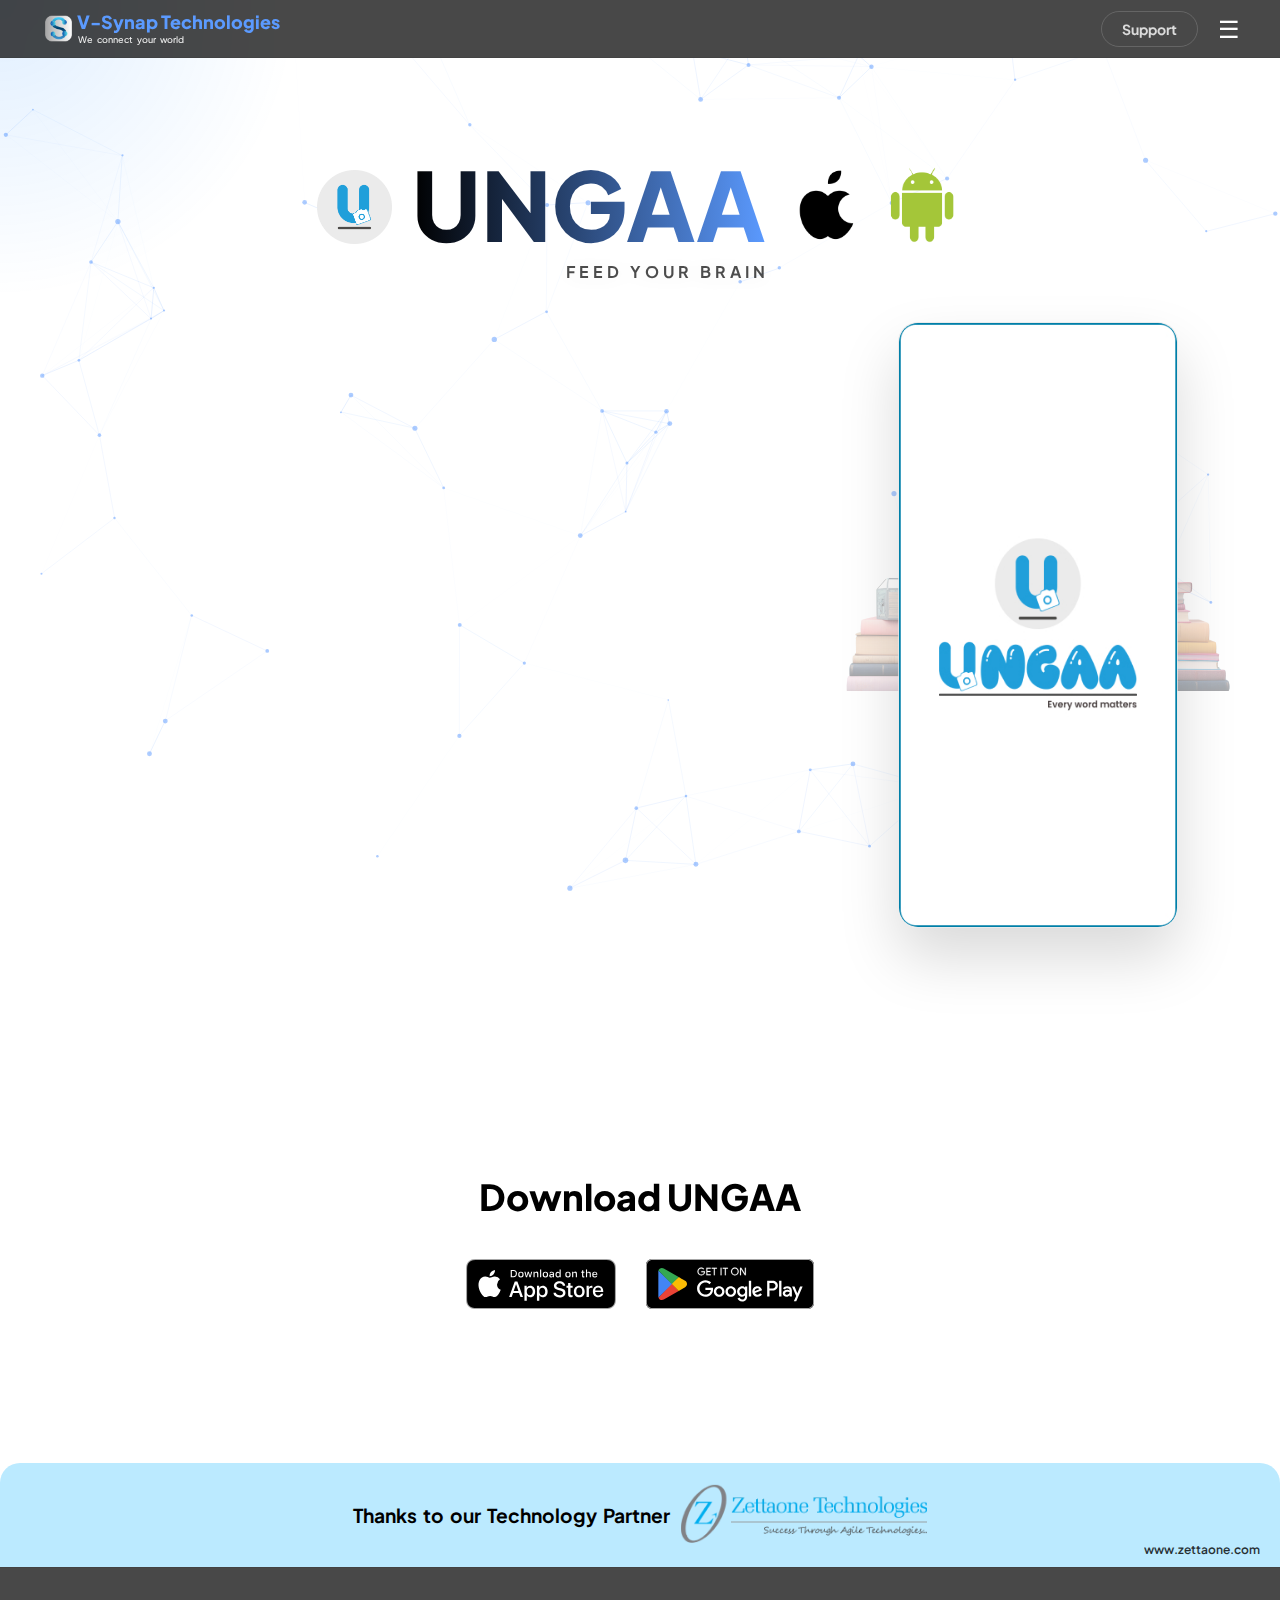
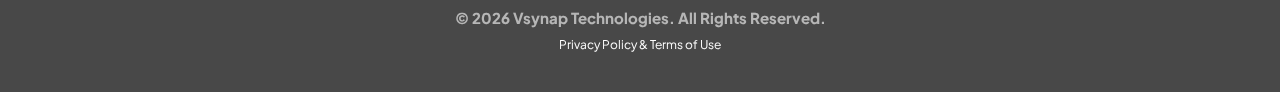
<file: marketing.html>
<!DOCTYPE html>
<html lang="en">

<head>
    <meta charset="UTF-8">
    <meta name="viewport" content="width=device-width, initial-scale=1.0">
    <title>Vsynap Technologies</title>
    <link rel="icon" href="s.png">
    <link rel="preconnect" href="https://fonts.googleapis.com">
    <link rel="preconnect" href="https://fonts.gstatic.com" crossorigin>
    <link href="https://fonts.googleapis.com/css2?family=Plus+Jakarta+Sans:wght@400;600;800&display=swap"
        rel="stylesheet">

    <style>
        :root {
            --primary: #5b9aff;
            --bg: #ffffff;
            --text: #000000;
            --header-bg: rgba(0, 0, 0, 0.719);
            --card-bg: rgba(255, 255, 255, 0.7);
            --glass-border: rgba(0, 0, 0, 0.08);
            --glow-color: rgba(0, 122, 255, 0.12);
            --cta-text: #ffffff;
            --btn-bg: #000000;
            --transition: all 0.5s cubic-bezier(0.16, 1, 0.3, 1);
            --lang-gradient: linear-gradient(90deg, #0061fd, #ff007a, #00c6ff);
            --footer-bg: rgb(187, 234, 255);
        }

        body.dark-mode {
            --primary: #5b9aff;
            --bg: #050505;
            --text: #ffffff;
            --header-bg: rgba(0, 0, 0, 0.8);
            --card-bg: rgba(255, 255, 255, 0.04);
            --glass-border: rgba(255, 255, 255, 0.1);
            --glow-color: rgba(0, 122, 255, 0.15);
            --cta-text: #000000;
            --btn-bg: #ffffff;
            --lang-gradient: linear-gradient(90deg, #0061fd, #ff007a, #00c6ff);
        }

        * {
            margin: 0;
            padding: 0;
            box-sizing: border-box;
            font-family: 'Plus Jakarta Sans', sans-serif;
        }

        body {
            background: var(--bg);
            color: var(--text);
            overflow-x: hidden;
            transition: var(--transition);
        }

        /* --- ANIMATIONS --- */
        @keyframes shine {
            0% {
                background-position: -200% center;
            }

            100% {
                background-position: 200% center;
            }
        }

        @keyframes floatTitle {

            0%,
            100% {
                transform: translateY(0px);
            }

            50% {
                transform: translateY(-8px);
            }
        }

        .ungaa-text-animation {
            background: linear-gradient(90deg, var(--text) 0%, var(--primary) 50%, var(--text) 100%);
            background-size: 200% auto;
            -webkit-background-clip: text;
            -webkit-text-fill-color: transparent;
            animation: shine 5s linear infinite;
            display: inline-block;
        }

        /* SPECIFIC WHITE SHINE FOR "HOW UNGAA WORKS" */
        .how-ungaa-works-shine {
            background: linear-gradient(90deg, #ffffff 0%, var(--primary) 50%, #ffffff 100%);
            background-size: 200% auto;
            -webkit-background-clip: text;
            -webkit-text-fill-color: transparent;
            animation: shine 5s linear infinite;
            display: inline-block;
        }

        @keyframes fadeInUp {
            from {
                opacity: 0;
                transform: translateY(30px);
            }

            to {
                opacity: 1;
                transform: translateY(0);
            }
        }

        .animate-sentence {
            opacity: 0;
            animation: fadeInUp 1s cubic-bezier(0.16, 1, 0.3, 1) forwards;
        }

        /* --- CANVAS STYLE --- */
        #antigravityCanvas {
            position: fixed;
            top: 0;
            left: 0;
            width: 100%;
            height: 100%;
            z-index: -1;
            pointer-events: none;
        }

        #glow {
            position: fixed;
            width: 600px;
            height: 600px;
            background: radial-gradient(circle, var(--glow-color) 0%, transparent 70%);
            border-radius: 50%;
            pointer-events: none;
            z-index: 0;
            transform: translate(-50%, -50%);
            transition: 0.1s linear;
        }

        header {
            position: fixed;
            top: 0;
            left: 0;
            width: 100%;
            padding: 10px 40px;
            background: var(--header-bg);
            backdrop-filter: blur(25px);
            -webkit-backdrop-filter: blur(25px);
            border-bottom: 1px solid var(--glass-border);
            display: flex;
            justify-content: space-between;
            align-items: center;
            z-index: 1000;
        }

        .header-left {
            display: flex;
            align-items: center;
            gap: 0px;
        }

        .logo-img {
            width: 37px;
            display: block;
            opacity: 1 !important;
            transition: var(--transition);
        }

        .company-info {
            display: flex;
            flex-direction: column;
            align-items: center;
            text-align: center;
        }

        .company-name {
            font-size: 18px;
            font-weight: 800;
            color: var(--primary);
            line-height: 1.1;
            white-space: nowrap;
        }

        .tagline {
            font-size: 9px;
            font-weight: 500;
            color: white;
            /* UPDATED COLOR HERE */
            opacity: 0.9;
            transition: var(--transition);
            white-space: nowrap;
            margin-top: 2px;
            margin-right: 95px;
        }

        .header-actions {
            display: flex;
            align-items: center;
            gap: 20px;
        }

        .support-btn {
            text-decoration: none;
            color: #ffffff;
            font-size: 14px;
            font-weight: 700;
            padding: 8px 20px;
            border-radius: 50px;
            border: 1px solid rgba(255, 255, 255, 0.2);
            transition: 0.3s;
            opacity: 0.8;
        }

        .support-btn:hover {
            opacity: 1;
            background: rgba(255, 255, 255, 0.1);
            border-color: var(--primary);
        }

        .menu-btn {
            font-size: 24px;
            cursor: pointer;
            color: #ffffff;
            z-index: 1002;
        }

        .dropdown {
            position: absolute;
            top: 75px;
            right: 40px;
            background: var(--card-bg);
            backdrop-filter: blur(30px);
            -webkit-backdrop-filter: blur(30px);
            border-radius: 20px;
            display: none;
            flex-direction: column;
            min-width: 240px;
            border: 1px solid var(--glass-border);
            z-index: 1001;
            overflow: hidden;
            box-shadow: 0 10px 30px rgba(0, 0, 0, 0.1);
        }

        .dropdown button,
        .dropdown a {
            padding: 15px 20px;
            text-decoration: none;
            color: var(--text);
            background: none;
            border: none;
            text-align: left;
            cursor: pointer;
            font-size: 15px;
            font-weight: 600;
            display: block;
            width: 100%;
            transition: background 0.2s;
        }

        .dropdown button:hover,
        .dropdown a:hover {
            background: rgba(128, 128, 128, 0.1);
        }

        /* --- HERO SECTION --- */
        .hero {
            padding: 140px 8% 80px;
            text-align: center;
        }

        .hero-title {
            font-size: clamp(45px, 9vw, 95px);
            font-weight: 800;
            display: flex;
            flex-direction: column;
            justify-content: center;
            align-items: center;
            gap: 0px;
            margin-bottom: 40px;
        }

        .title-main-row {
            display: flex;
            align-items: center;
            justify-content: center;
            gap: 20px;
        }

        .side-icon-left {
            height: 0.78em;
            width: auto;
            object-fit: contain;
            display: block;
            margin-top: 7.3px;
        }

        .ungaa-tagline {
            font-size: clamp(12px, 2vw, 16px);
            font-weight: 700;
            color: var(--text);
            text-transform: uppercase;
            letter-spacing: 4px;
            margin-top: -5px;
            margin-left: 55px;
            filter: drop-shadow(0 2px 10px rgba(0, 0, 0, 0.1));
            opacity: 0.7;
        }

        .hero-icon {
            width: clamp(45px, 7vw, 80px);
            margin-top: 25px;
            cursor: pointer;
            transition: transform 0.4s;
        }

        .hero-content {
            display: flex;
            justify-content: space-between;
            align-items: center;
            gap: 60px;
        }

        .hero-text {
            max-width: 750px;
            text-align: left;
        }

        .hero-img-container {
            position: relative;
            width: 280px;
            display: flex;
            flex-direction: column;
            align-items: center;
            gap: 20px;
            flex-shrink: 0;
        }

        .main-img-box {
            position: relative;
            width: 280px;
            height: 606px;
            background: var(--card-bg);
            border-radius: 20px;
            border: 1px solid var(--glass-border);
            box-shadow: 0 30px 60px rgba(0, 0, 0, 0.15);
            display: flex;
            align-items: center;
            justify-content: center;
            overflow: hidden;
        }

        .bg-book {
            position: absolute;
            top: 20%;
            width: 500px;
            z-index: -1;
            opacity: 0.35;
            pointer-events: none;
            animation: floatBookPage 12s ease-in-out infinite;
        }

        @keyframes floatBookPage {

            0%,
            100% {
                transform: translate(-5%, 0) rotate(-4deg);
            }

            50% {
                transform: translate(5%, -40px) rotate(4deg);
            }
        }

        .hero-img {
            width: 100%;
            height: 100%;
            object-fit: fill;
            transition: opacity 0.6s ease-in-out;
            z-index: 2;
            background: transparent;
        }

        .support-text {
            font-size: 18px;
            font-weight: 800;
            background: var(--lang-gradient);
            -webkit-background-clip: text;
            -webkit-text-fill-color: transparent;
            display: inline-block;
            filter: drop-shadow(0 2px 4px rgba(0, 0, 0, 0.1));
            letter-spacing: -0.5px;
        }

        .hero-points {
            list-style: none;
            margin-top: 20px;
        }

        .hero-points li {
            margin-bottom: 25px;
            position: relative;
            padding-left: 30px;
            line-height: 1.4;
            font-size: clamp(18px, 2.5vw, 24px);
            font-weight: 500;
        }

        .hero-points li strong {
            font-weight: 800;
            color: var(--primary);
        }

        .hero-points li::before {
            content: "•";
            color: var(--primary);
            position: absolute;
            left: 0;
            font-weight: 800;
        }

        /* --- DOWNLOAD SECTION --- */
        .download-section {
            padding: 100px 8%;
            text-align: center;
            position: relative;
            z-index: 2;
        }

        .download-title {
            font-size: 36px;
            font-weight: 800;
            margin-bottom: 40px;
            color: var(--text);
        }

        .download-container {
            display: flex;
            justify-content: center;
            gap: 30px;
            flex-wrap: wrap;
            align-items: center;
        }

        .dl-svg-btn {
            display: block;
            transition: var(--transition);
        }

        .dl-svg-btn:hover {
            transform: translateY(-5px);
        }

        .dl-svg-img {
            height: 50px;
            width: auto;
        }

        @media (max-width: 768px) {
            header {
                padding: 10px 15px;
            }

            .header-actions {
                gap: 10px;
            }

            .support-btn {
                display: none;
            }

            .hero-icon {
                width: clamp(45px, 7vw, 70px);
                margin-top: 8.3px;
                cursor: pointer;
                transition: transform 0.4s;
            }

            .bg-book {
                position: absolute;
                top: 20%;
                width: 200px;
                z-index: -1;
                opacity: 0.35;
                pointer-events: none;
                animation: floatBookPage 12s ease-in-out infinite;
            }

            .logo-img {
                width: 30px;
            }

            .company-name {
                font-size: 14px;
                margin-right: 30px;
            }

            .tagline {
                font-size: 8px;
                margin-left: 5px;
                margin-right: 0px;
            }

            .hero {
                padding: 120px 5% 40px;
            }

            .hero-title {
                gap: 0px;
                flex-wrap: wrap;
            }

            .title-main-row {
                gap: 10px;
            }

            .hero-content {
                flex-direction: column;
                gap: 40px;
            }

            .hero-text {
                text-align: center;
            }

            .hero-points li {
                font-size: 18px;
                padding-left: 20px;
                text-align: left;
            }

            .hero-img-container {
                width: 100%;
                max-width: 280px;
            }

            .main-img-box {
                height: 480px;
                width: 90%;
            }

            .ungaa-tagline {
                margin-left: 0 !important;
                text-align: center !important;
                width: 100% !important;
                font-size: 10px !important;
                letter-spacing: 2px !important;
                margin-top: 0px !important;
                margin-right: 10px;
            }

            .side-icon-left {
                height: 0.8em;
                width: auto;
                object-fit: contain;
                display: block;
                margin-top: 3px;
            }
        }

        .header-left-link {
            text-decoration: none;
            color: inherit;
        }

        .header-left {
            display: flex;
            align-items: center;
            cursor: pointer;
        }
    </style>
</head>

<body>

    <canvas id="antigravityCanvas"></canvas>

    <div id="glow"></div>

    <header>
        <a href="index.html" class="header-left-link">
            <div class="header-left">
                <img src="logo.png" alt="Logo" class="logo-img">
                <div class="company-info">
                    <div class="company-name">V-Synap Technologies</div>
                    <div class="tagline">We &nbsp;connect &nbsp;your &nbsp;world</div>
                </div>
            </div>
        </a>

        <div class="header-actions">
            <a href="support.html" class="support-btn">Support</a>
            <div class="menu-btn" id="menuToggle">☰</div>
        </div>

        <div class="dropdown" id="menuDropdown">
            <a href="more.html">How it Works</a>
            <a href="support.html">Support Center</a>
            <a href="marketing.html">Marketing</a>
            <a href="#download">Download App</a>
            <button id="settings-btn">Appearance Settings ⚙️</button>
            <div id="theme-options" style="display:none; flex-direction:column; background:rgba(0,0,0,0.05);">
                <button id="light-mode">☀️ Light</button>
                <button id="dark-mode">🌙 Dark</button>
            </div>
        </div>
    </header>

    <section class="hero">
        <div class="hero-title">
            <div class="title-main-row">
                <img src="icon.png" alt="UNGAA Icon" class="side-icon-left">
                <span class="ungaa-text ungaa-text-animation">UNGAA</span>
                <div class="hero-icon-container">
                    <img src="anio1.png" alt="Theme Icon" class="hero-icon" id="dynamicIcon">
                    <img src="anio2.png" alt="Icon 2" class="hero-icon">
                </div>
            </div>
            <div class="ungaa-tagline animate-sentence">Feed your brain</div>
        </div>
        <div class="hero-content">
            <div class="hero-text">
                <ul class="hero-points">
                    <li class="animate-sentence" style="animation-delay: 0.2s;"><strong>Curiosity is the mother of
                            learning new things.</strong> Each new word you explore is a chance to upgrade yourself.
                        Capture new words and topics daily in Ungaa App and learn about them instantly.</li>
                    <li class="animate-sentence" style="animation-delay: 0.4s;"><strong>Become an expert -</strong> Go
                        beyond vocabulary, Learn with examples, short videos, create your own notes and learn deeper.
                    </li>
                    <li class="animate-sentence" style="animation-delay: 0.6s;"><strong>Become a champion -</strong>
                        Everyone learns differently. Save your thoughts as text, voice, or video in your preferred
                        language.</li>
                    <li class="animate-sentence" style="animation-delay: 0.8s;"><strong>Share your Creation -</strong>
                        Share your meanings with friends and family on Ungaa App— their opinions and likes will motivate
                        you.</li>
                </ul>
            </div>
            <div class="hero-img-container">
                <img src="book.png" alt="Book Design" class="bg-book">
                <div class="main-img-box">
                    <img src="unga0.jpg" alt="UNGAA Preview" class="hero-img" id="ungaRotator">
                </div>
                <p class="support-text animate-sentence" style="animation-delay: 1s;">UNGAA App supports 100+ languages
                </p>
            </div>
        </div>
    </section>

    <section class="download-section" id="download">
        <h2 class="download-title">Download UNGAA</h2>
        <div class="download-container">
            <a href="https://apps.apple.com/app/idYOUR_APP_ID" target="_blank" rel="noopener" class="dl-svg-btn">
                <img src="apple.svg" alt="Download on App Store" class="dl-svg-img" id="iosIcon">
            </a>

            <a href="https://play.google.com/store/apps/details?id=YOUR_PACKAGE_NAME" target="_blank" rel="noopener"
                class="dl-svg-btn">
                <img src="googleplay.svg" alt="Get it on Google Play" class="dl-svg-img">
            </a>
        </div>
    </section>

    <footer
        style="padding: 20px 40px; text-align: center; background: var(--footer-bg); border-radius: 20px 20px 0 0; margin-top: 50px; display: flex; align-items: center; justify-content: center; gap: 10px; flex-wrap: wrap; position: relative;">
        <span style="opacity: 100; font-weight: 700; font-size: larger; color: rgb(0, 0, 0);">Thanks &nbsp;to &nbsp;our
            &nbsp;Technology &nbsp;Partner</span>
        <div style="display: flex; align-items: center;">
            <a href="https://www.zettaone.com/" target="_blank">
                <img src="zetta.png" alt="Zettaone Icon" style="height: 60px; width: auto; cursor: pointer;">
            </a>
        </div>
        <a href="https://www.zettaone.com/" target="_blank"
            style="position: absolute; bottom: 10px; right: 20px; font-size: 12px; font-weight: 600; text-decoration: none; color: black ; opacity: 0.8;">www.zettaone.com</a>
    </footer>

    <footer
        style="padding: 40px 20px; text-align: center; background: rgba(0, 0, 0, 0.719); border-top: 1px solid var(--glass-border);">
        <p style="opacity: 0.6; font-size: 15px; font-weight: 750; color: rgb(255, 255, 255);">
            © 2026 Vsynap Technologies. All Rights Reserved.
        </p>
        <a href="privacyandpolicy.html"
            style="color: rgb(255, 255, 255); text-decoration: none; font-size: 12px; display: block; margin-top: 10px;">Privacy
            Policy & Terms of Use</a>
    </footer>

    <script>
        /* --- ANTIGRAVITY ANIMATION LOGIC --- */
        const aniCanvas = document.getElementById('antigravityCanvas');
        const aniCtx = aniCanvas.getContext('2d');

        let particles = [];
        const particleCount = 85;
        const connectionDistance = 160;
        const mouse = { x: null, y: null, radius: 180 };

        window.addEventListener('mousemove', (e) => {
            mouse.x = e.clientX;
            mouse.y = e.clientY;
        });

        class Particle {
            constructor() { this.init(); }
            init() {
                this.x = Math.random() * aniCanvas.width;
                this.y = Math.random() * aniCanvas.height;
                this.size = Math.random() * 2 + 0.8;
                this.baseX = this.x;
                this.baseY = this.y;
                this.vx = (Math.random() - 0.5) * 0.6;
                this.vy = (Math.random() - 0.5) * 0.6;
                this.density = (Math.random() * 25) + 5;
            }
            update() {
                this.x += this.vx;
                this.y += this.vy;

                if (this.x > aniCanvas.width) this.x = 0; else if (this.x < 0) this.x = aniCanvas.width;
                if (this.y > aniCanvas.height) this.y = 0; else if (this.y < 0) this.y = aniCanvas.height;

                if (mouse.x != null) {
                    let dx = mouse.x - this.x;
                    let dy = mouse.y - this.y;
                    let dist = Math.sqrt(dx * dx + dy * dy);
                    if (dist < mouse.radius) {
                        const force = (mouse.radius - dist) / mouse.radius;
                        const dirX = (dx / dist) * force * this.density;
                        const dirY = (dy / dist) * force * this.density;
                        this.x -= dirX * 0.2;
                        this.y -= dirY * 0.2;
                    }
                }
            }
            draw() {
                const primaryColor = getComputedStyle(document.documentElement).getPropertyValue('--primary').trim();
                aniCtx.beginPath();
                aniCtx.arc(this.x, this.y, this.size, 0, Math.PI * 2);
                aniCtx.fillStyle = primaryColor;
                aniCtx.globalAlpha = 0.5;
                aniCtx.fill();
            }
        }

        function initAni() {
            aniCanvas.width = window.innerWidth;
            aniCanvas.height = window.innerHeight;
            particles = [];
            for (let i = 0; i < particleCount; i++) particles.push(new Particle());
        }

        function runAni() {
            aniCtx.clearRect(0, 0, aniCanvas.width, aniCanvas.height);
            const primaryColor = getComputedStyle(document.documentElement).getPropertyValue('--primary').trim();

            for (let i = 0; i < particles.length; i++) {
                particles[i].update();
                particles[i].draw();
                for (let j = i; j < particles.length; j++) {
                    const dx = particles[i].x - particles[j].x;
                    const dy = particles[i].y - particles[j].y;
                    const dist = Math.sqrt(dx * dx + dy * dy);
                    if (dist < connectionDistance) {
                        aniCtx.strokeStyle = primaryColor;
                        aniCtx.globalAlpha = (1 - (dist / connectionDistance)) * 0.2;
                        aniCtx.lineWidth = 0.8;
                        aniCtx.beginPath();
                        aniCtx.moveTo(particles[i].x, particles[i].y);
                        aniCtx.lineTo(particles[j].x, particles[j].y);
                        aniCtx.stroke();
                    }
                }
            }
            requestAnimationFrame(runAni);
        }
        window.addEventListener('resize', initAni);
        initAni();
        runAni();

        /* --- UNGAA LOGIC --- */
        let ungaIdx = 0;
        const ungaImg = document.getElementById('ungaRotator');
        setInterval(() => {
            ungaIdx = (ungaIdx + 1) % 4;
            ungaImg.src = `unga${ungaIdx}.jpg`;
        }, 4500);

        const glow = document.getElementById('glow');
        window.onmousemove = (e) => {
            glow.style.left = e.clientX + 'px';
            glow.style.top = e.clientY + 'px';
        };

        const menuToggle = document.getElementById('menuToggle');
        const menuDropdown = document.getElementById('menuDropdown');
        menuToggle.onclick = (e) => {
            e.stopPropagation();
            menuDropdown.style.display = (menuDropdown.style.display === 'flex') ? 'none' : 'flex';
        };

        document.getElementById('settings-btn').onclick = (e) => {
            e.stopPropagation();
            const subOptions = document.getElementById('theme-options');
            subOptions.style.display = (subOptions.style.display === 'flex') ? 'none' : 'flex';
        };

        /* --- IMPROVED THEME SYNC LOGIC --- */
        const iosIcon = document.getElementById('iosIcon');
        const dynamicIcon = document.getElementById('dynamicIcon');
        const chatIcon = document.getElementById('chatIcon');
        const awsIcon = document.getElementById('awsIcon');

        // Function to apply theme assets
        function applyThemeAssets(isDark) {
            if (isDark) {
                document.body.classList.add('dark-mode');
                if (iosIcon) iosIcon.src = 'apple2.svg';
                if (dynamicIcon) dynamicIcon.src = 'anio3.png';
                if (chatIcon) chatIcon.src = 'chaticon2.png';
                if (awsIcon) awsIcon.src = 'awsicon1.png';
                localStorage.setItem('ungaa-theme', 'dark');
            } else {
                document.body.classList.remove('dark-mode');
                if (iosIcon) iosIcon.src = 'apple.svg';
                if (dynamicIcon) dynamicIcon.src = 'anio1.png';
                if (chatIcon) chatIcon.src = 'chaticon.png';
                if (awsIcon) awsIcon.src = 'awsicon.png';
                localStorage.setItem('ungaa-theme', 'light');
            }
        }

        // 1. Check for saved theme on page load
        const savedTheme = localStorage.getItem('ungaa-theme');
        if (savedTheme === 'dark') {
            applyThemeAssets(true);
        }

        // 2. Button Click Listeners
        document.getElementById('light-mode').onclick = () => applyThemeAssets(false);
        document.getElementById('dark-mode').onclick = () => applyThemeAssets(true);

        window.onclick = () => { menuDropdown.style.display = 'none'; };
    </script>
</body>

</html>
</file>
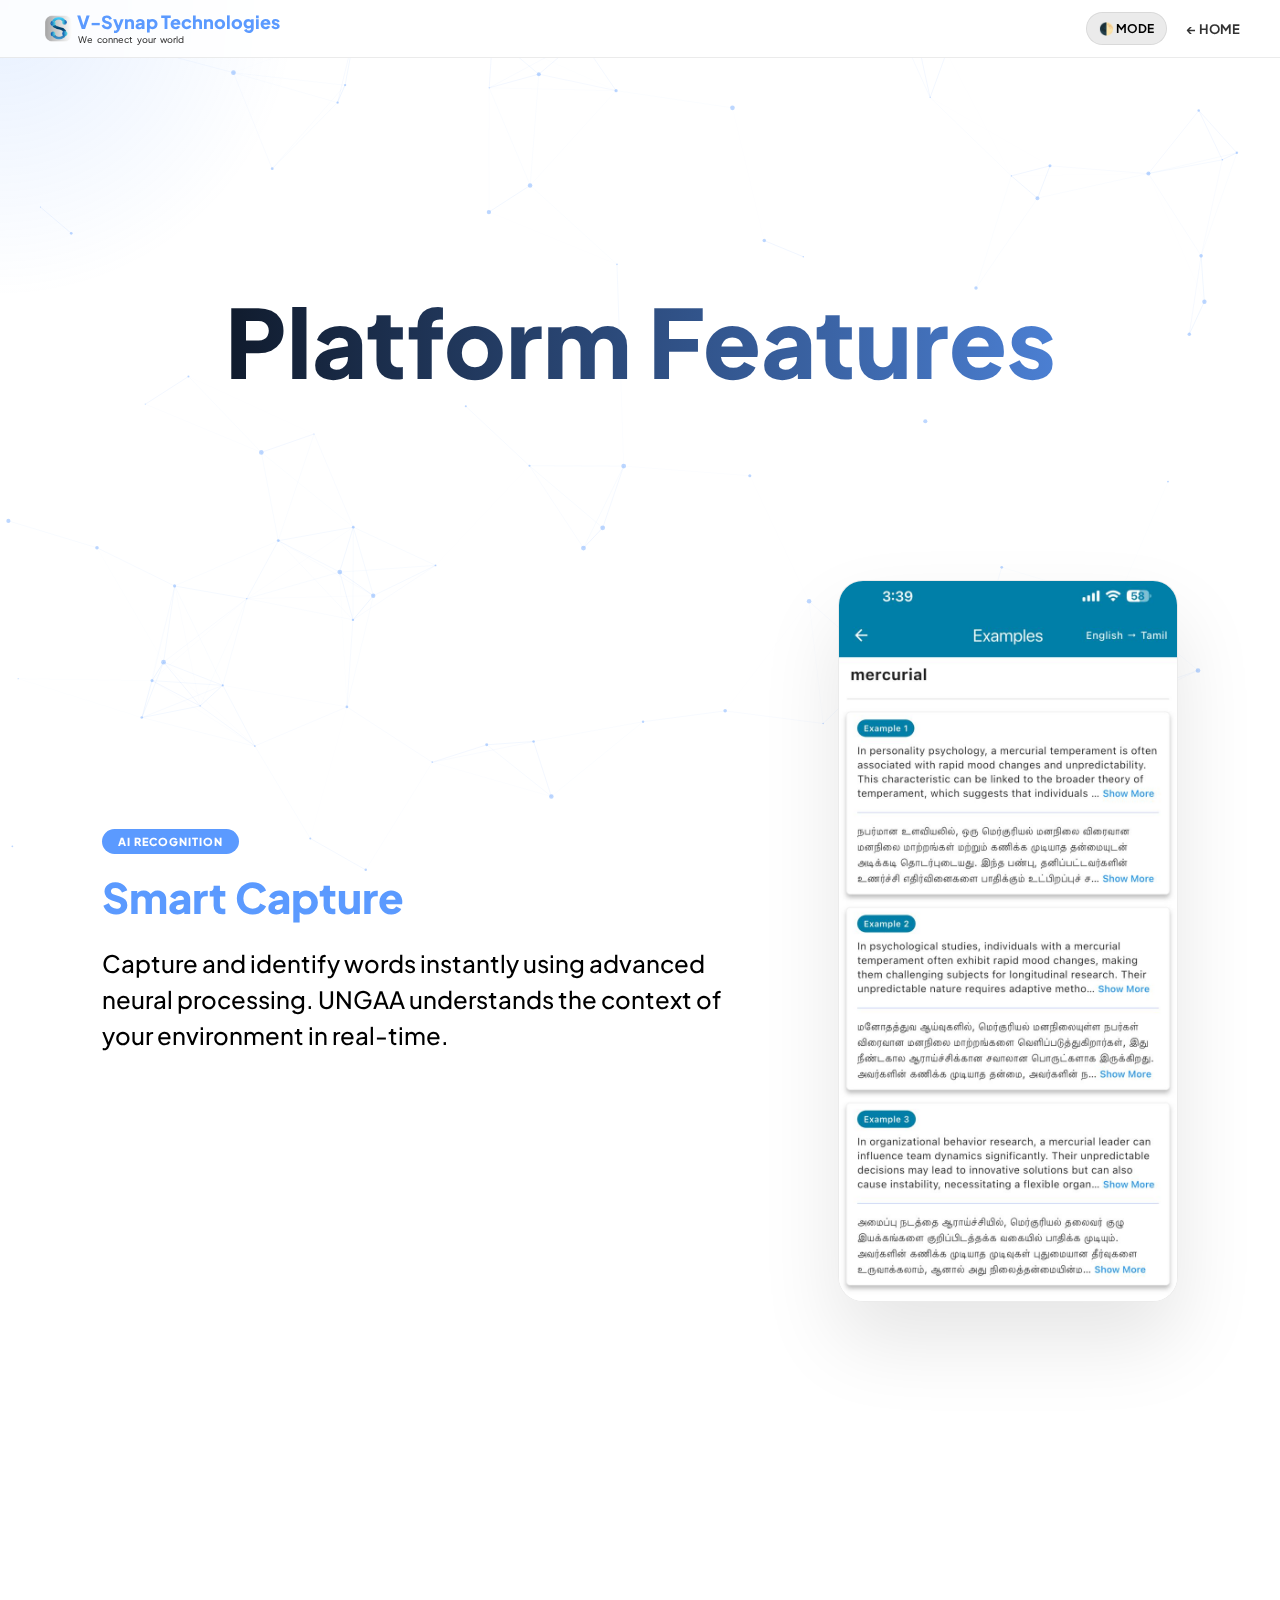
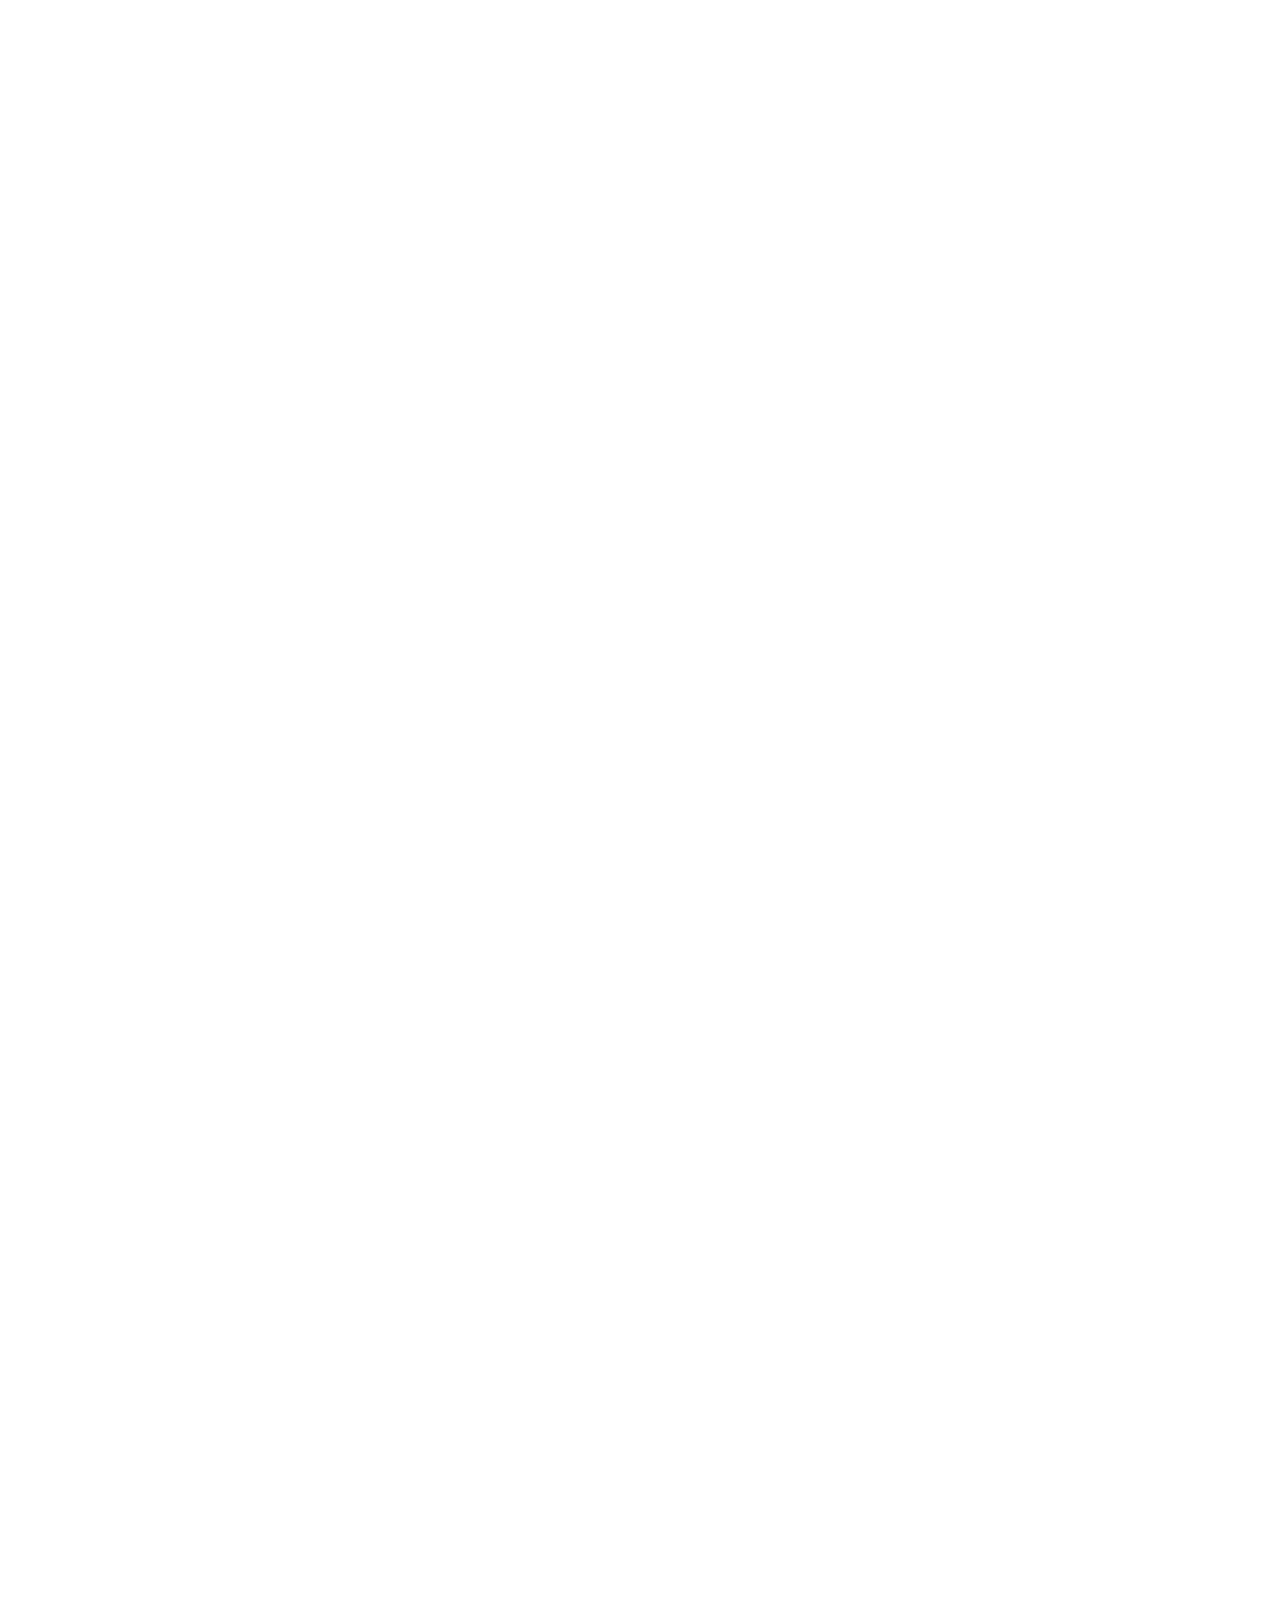
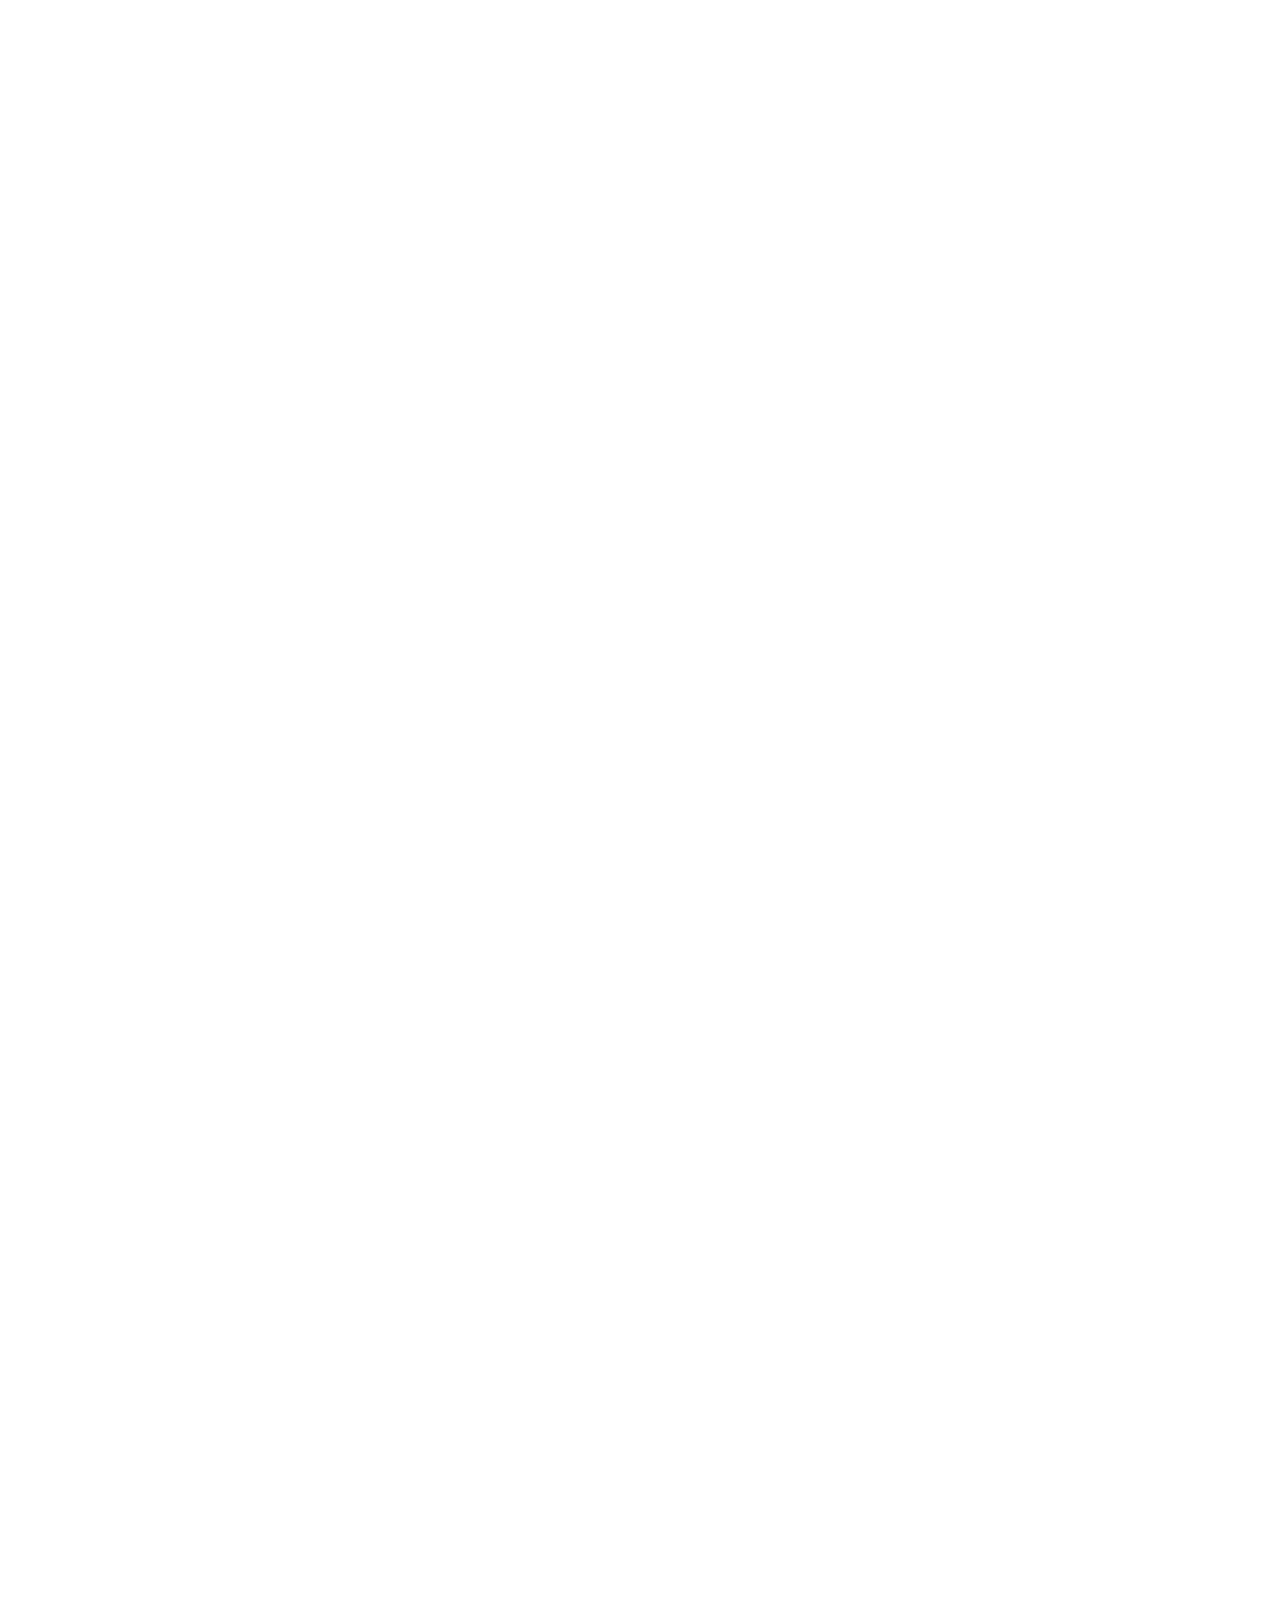
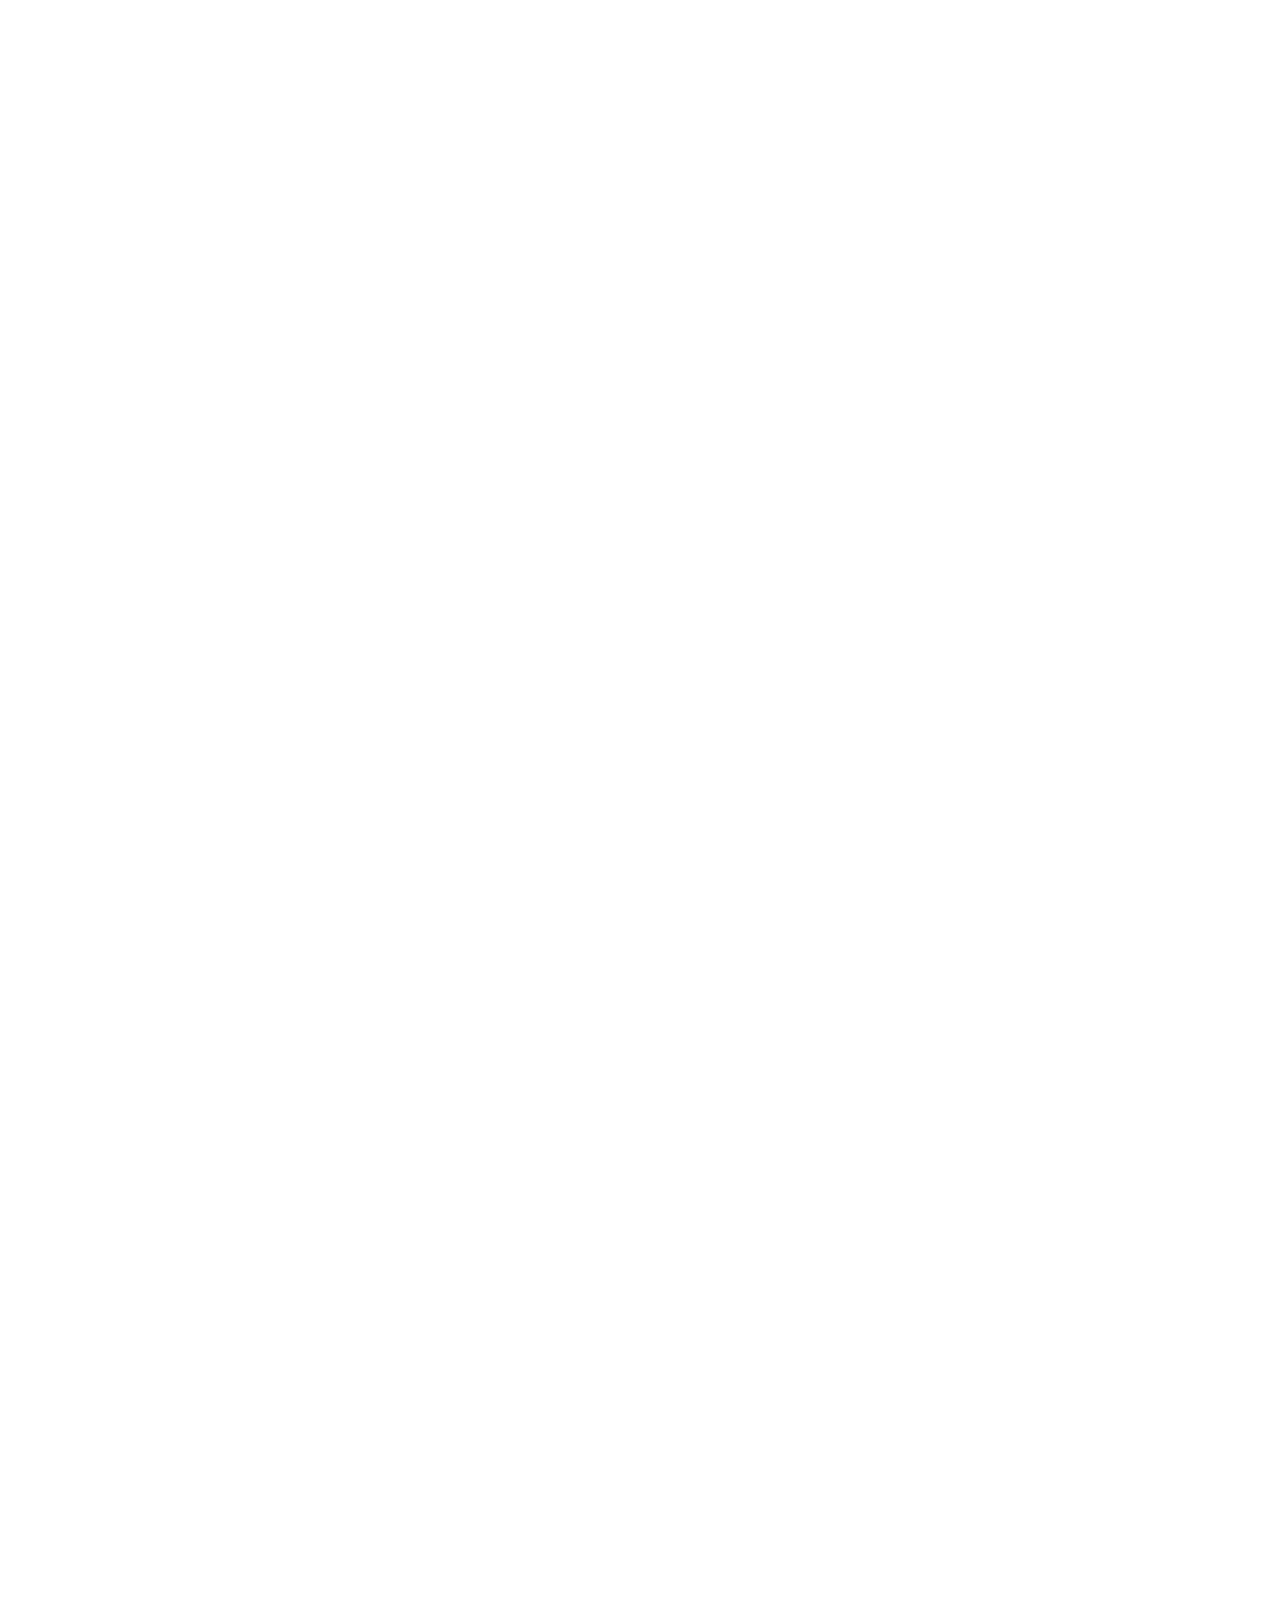
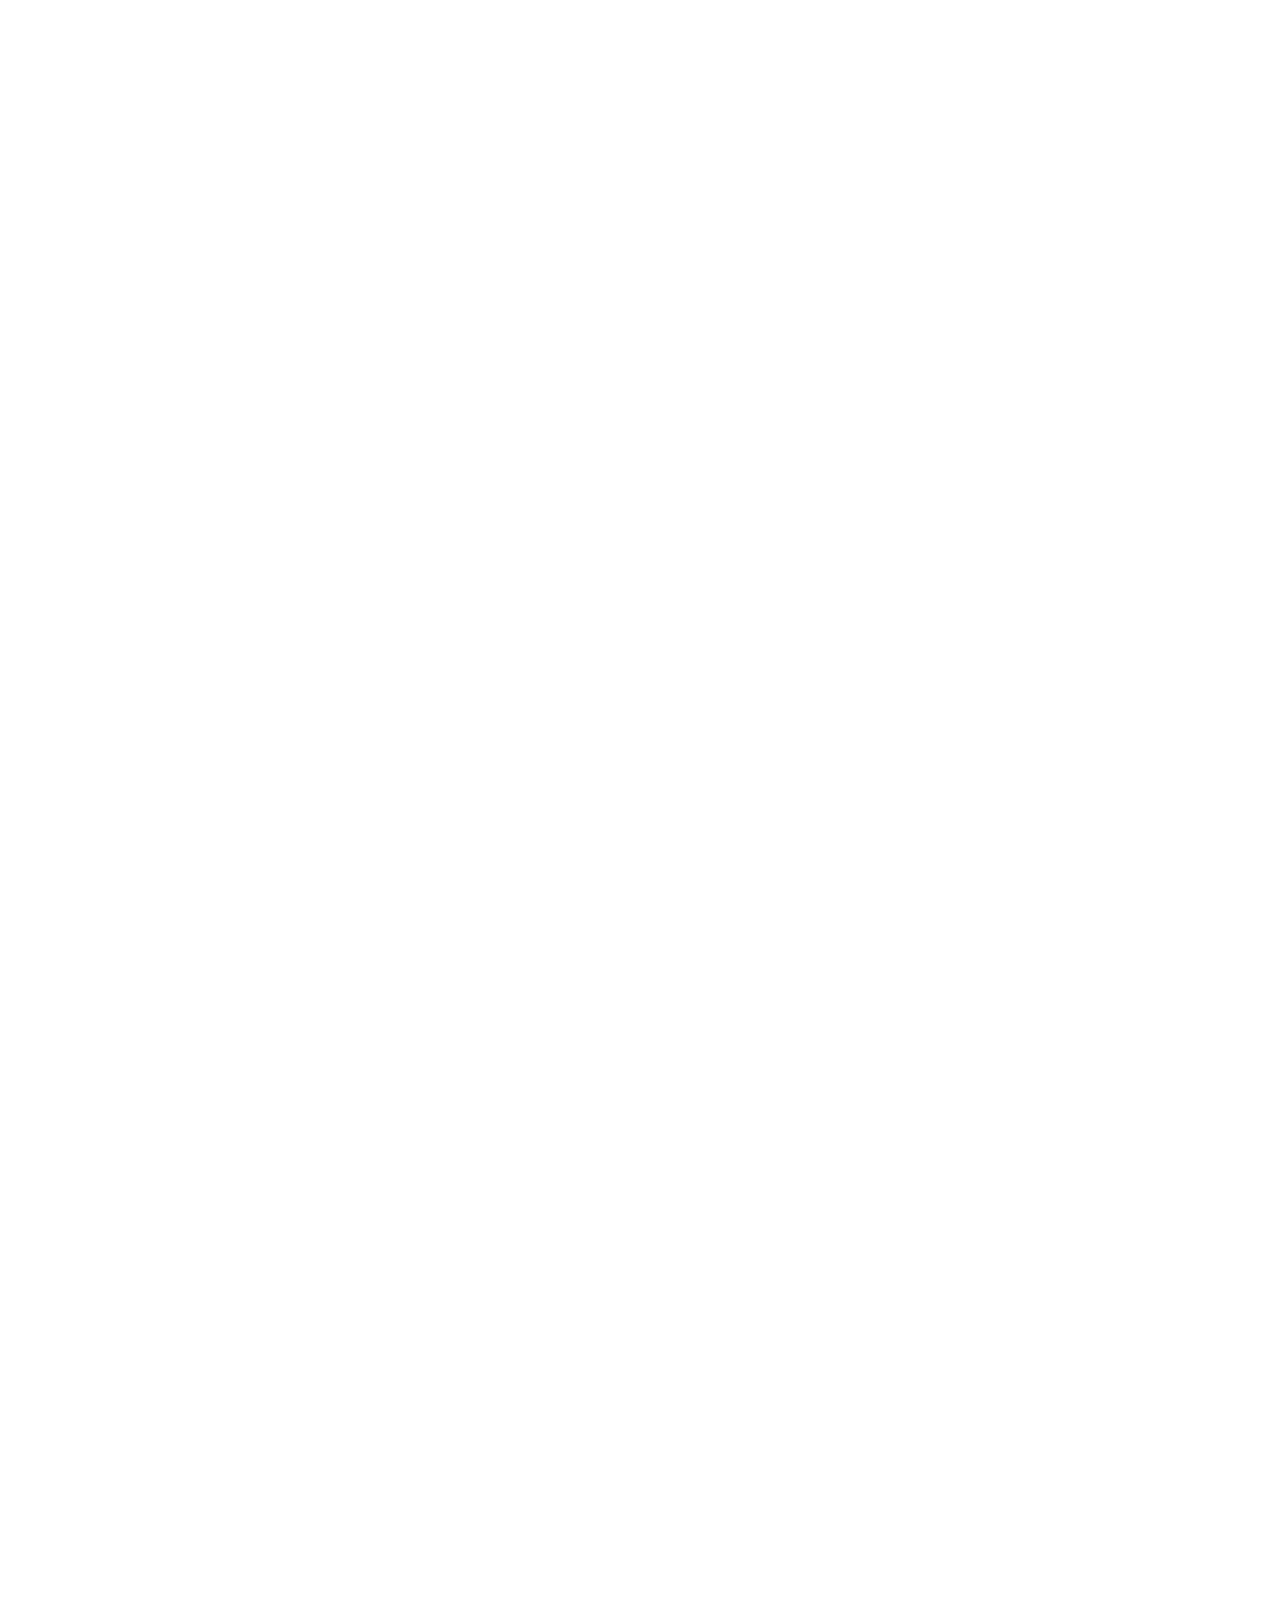
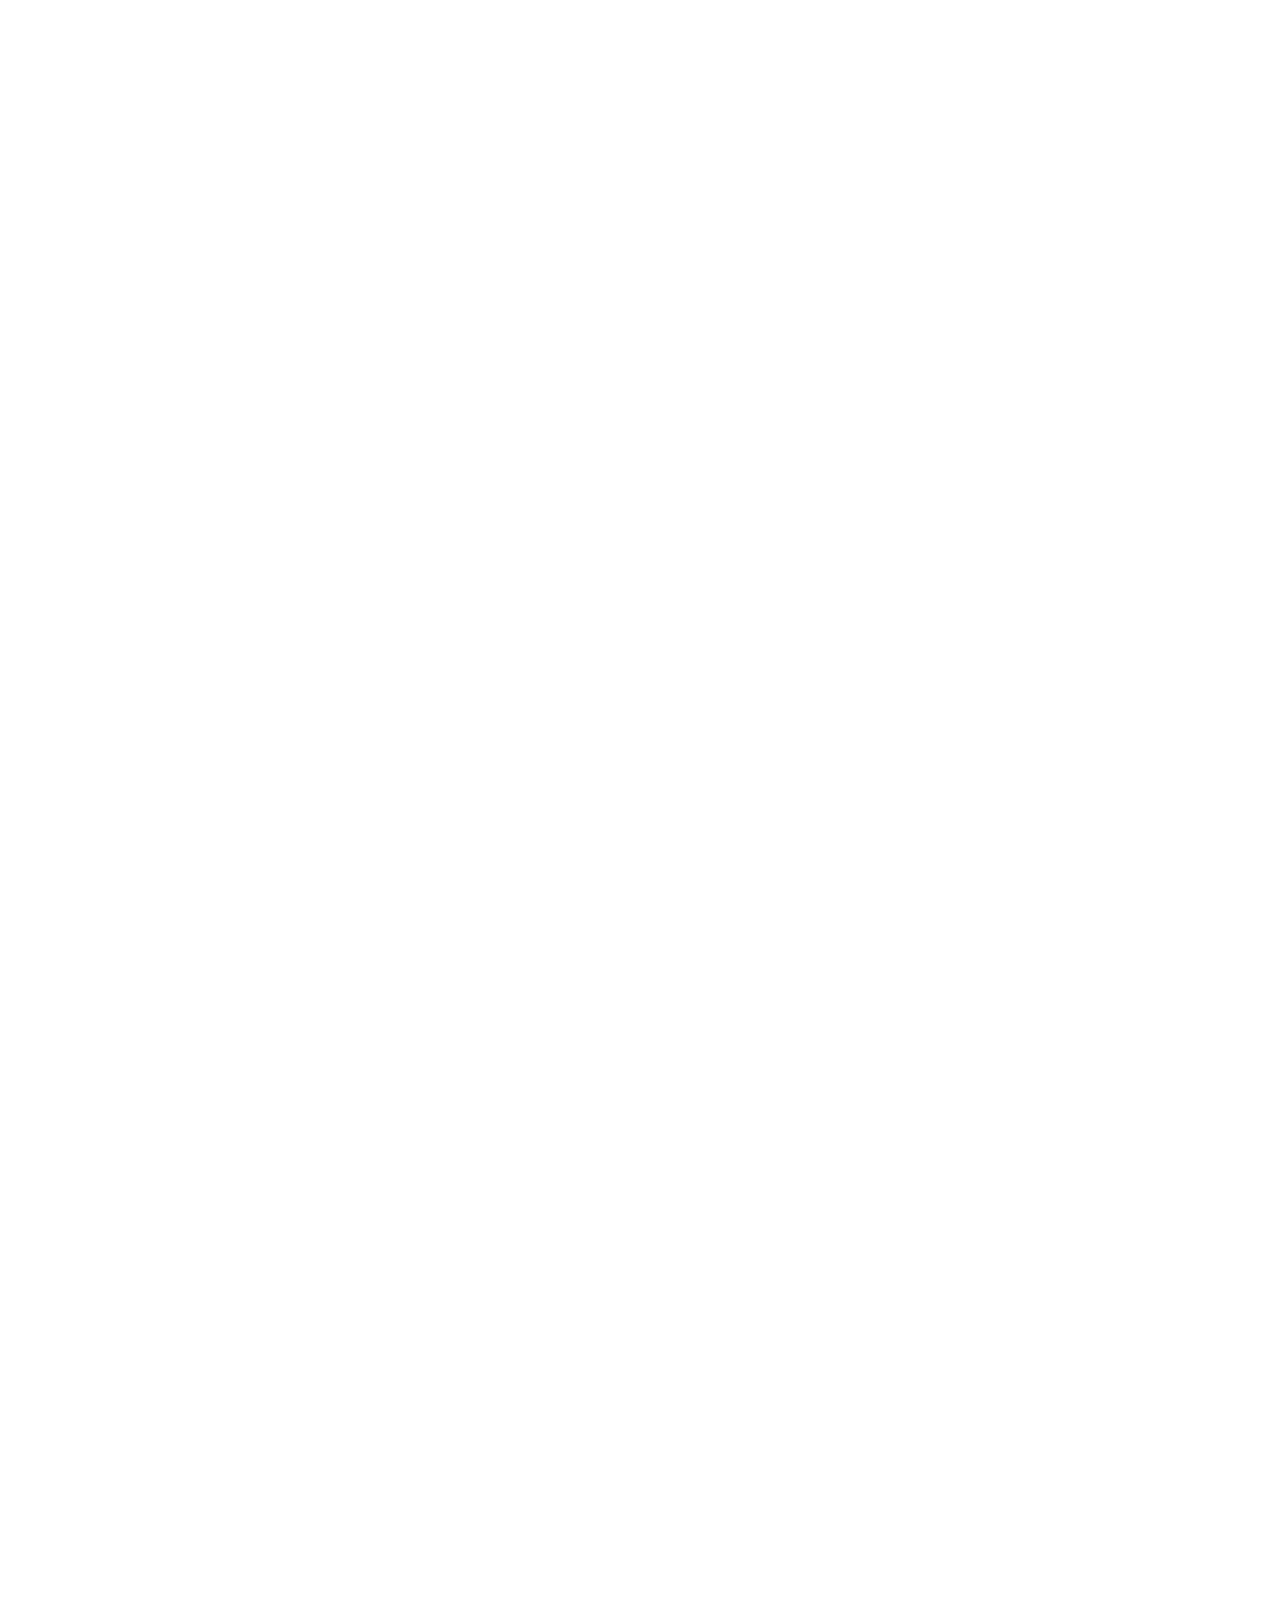
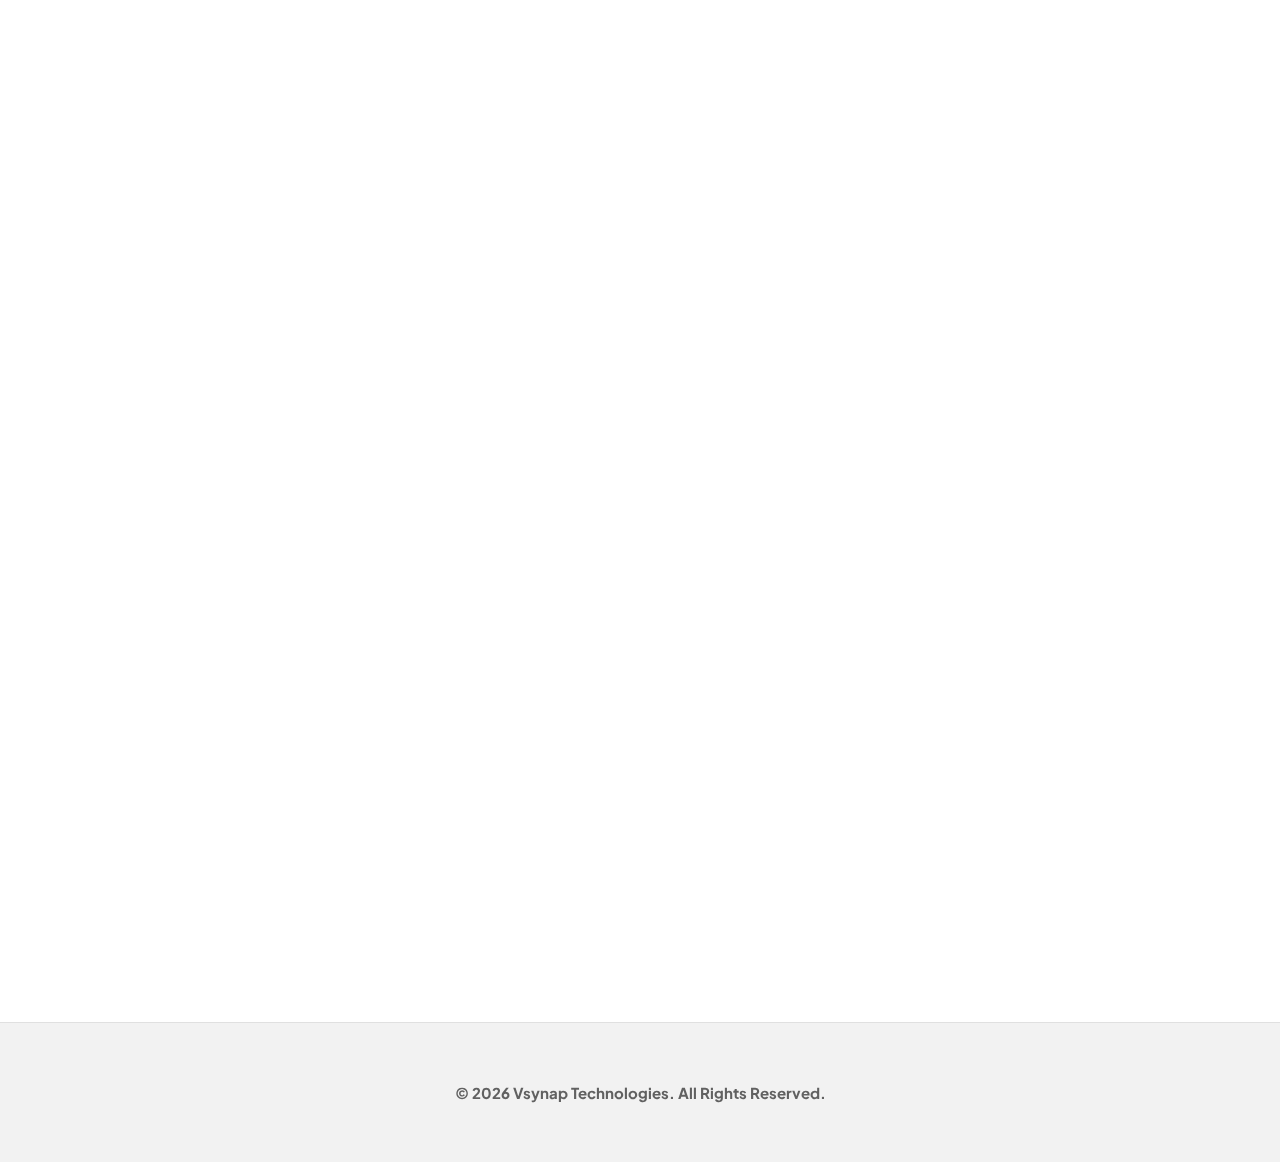
<file: more.html>
<!DOCTYPE html>
<html lang="en">
<head>
<meta charset="UTF-8">
<meta name="viewport" content="width=device-width, initial-scale=1.0">
<title>Vsynap Technologies</title>
<link rel="icon" href="s.png">
<link rel="preconnect" href="https://fonts.googleapis.com">
<link rel="preconnect" href="https://fonts.gstatic.com" crossorigin>
<link href="https://fonts.googleapis.com/css2?family=Plus+Jakarta+Sans:wght@400;600;800&display=swap" rel="stylesheet">

<style>
:root {
    --primary: #5b9aff; 
    --bg: #ffffff;
    --text: #000000;
    --text-light: #555555;
    --header-bg: rgba(255, 255, 255, 0.8);
    --card-bg: rgba(255, 255, 255, 0.7);
    --glass-border: rgba(0, 0, 0, 0.08);
    --glow-color: rgba(91, 154, 255, 0.15);
    --transition: all 0.5s cubic-bezier(0.16, 1, 0.3, 1);
    --footer-bg: rgba(0, 0, 0, 0.05);
}

/* DARK MODE OVERRIDES */
body.dark-mode {
    --primary: #5b9aff;
    --bg: #0a0a0a;
    --text: #ffffff;
    --text-light: #bbbbbb;
    --header-bg: rgba(10, 10, 10, 0.8);
    --card-bg: rgba(255, 255, 255, 0.03);
    --glass-border: rgba(255, 255, 255, 0.1);
    --glow-color: rgba(91, 154, 255, 0.2);
    --footer-bg: rgba(0, 0, 0, 0.8);
}

* { margin: 0; padding: 0; box-sizing: border-box; font-family: 'Plus Jakarta Sans', sans-serif; }

body { background: var(--bg); color: var(--text); overflow-x: hidden; transition: background 0.5s ease, color 0.5s ease; }

#antigravityCanvas { position: fixed; top: 0; left: 0; width: 100%; height: 100%; z-index: -1; pointer-events: none; }

#glow { 
    position: fixed; width: 600px; height: 600px; 
    background: radial-gradient(circle, var(--glow-color) 0%, transparent 70%); 
    border-radius: 50%; pointer-events: none; z-index: 0; 
    transform: translate(-50%, -50%); transition: 0.1s linear; 
}

header { 
    position: fixed; top: 0; left: 0; width: 100%; padding: 10px 40px; 
    background: var(--header-bg); backdrop-filter: blur(25px); 
    -webkit-backdrop-filter: blur(25px);
    border-bottom: 1px solid var(--glass-border); 
    z-index: 1000; display: flex; justify-content: space-between; align-items: center; 
}

.header-left { display: flex; align-items: center; gap: 0px; }
.logo-img { width: 37px; display: block; }
.company-info { display: flex; flex-direction: column; align-items: center; text-align: center; }
.company-name { font-size: 18px; font-weight: 800; color: var(--primary); line-height: 1.1; white-space: nowrap; }
.tagline { font-size: 9px; font-weight: 500; color: var(--text); opacity: 0.8; white-space: nowrap; margin-top: 2px; margin-right: 95px; }

.header-right { display: flex; align-items: center; gap: 20px; }

.theme-toggle {
    background: var(--glass-border);
    border: 1px solid var(--glass-border);
    color: var(--text);
    padding: 8px 12px;
    border-radius: 20px;
    cursor: pointer;
    font-size: 12px;
    font-weight: 700;
    transition: var(--transition);
}

.main-content { padding-top: 140px; position: relative; z-index: 1; }

.hero-title { 
    padding: 140px 8% 80px; text-align: center; 
    font-size: clamp(45px, 9vw, 95px); 
    font-weight: 800; 
    background: linear-gradient(90deg, var(--text), var(--primary), var(--text)); 
    background-size: 200% auto; -webkit-background-clip: text; 
    -webkit-text-fill-color: transparent; animation: shine 5s linear infinite; 
}

@keyframes shine { to { background-position: 200% center; } }

.feature-section { 
    padding: 100px 8%; 
    display: flex; align-items: center; justify-content: center; 
    gap: 80px; 
    opacity: 0; transform: translateY(60px); 
    transition: all 1.2s cubic-bezier(0.16, 1, 0.3, 1); 
}
.feature-section.active { opacity: 1; transform: translateY(0); }
.feature-section:nth-child(even) { flex-direction: row-reverse; }

.image-container { 
    flex: 0 0 340px; 
    background: var(--card-bg); border-radius: 25px; 
    padding: 0; 
    border: 1px solid var(--glass-border); 
    box-shadow: 0 40px 80px rgba(0,0,0,0.1); 
    overflow: hidden;
    transition: var(--transition);
    cursor: pointer;
}

/* IMAGE HOVER EFFECT */
.image-container:hover {
    transform: scale(1.03) translateY(-15px);
    box-shadow: 0 50px 100px rgba(91, 154, 255, 0.3);
    border-color: var(--primary);
}

.image-container img { 
    width: 100%; 
    height: 720px; 
    object-fit: cover; 
    display: block; 
    transition: transform 0.8s cubic-bezier(0.16, 1, 0.3, 1); 
}

/* ZOOM EFFECT ON HOVER */
.image-container:hover img {
    transform: scale(1.12);
}

.text-container { flex: 1; max-width: 750px; text-align: left; }

.badge { 
    display: inline-block; padding: 6px 16px; background: var(--primary); 
    color: white; border-radius: 50px; font-size: 11px; font-weight: 800; 
    margin-bottom: 20px; text-transform: uppercase; letter-spacing: 1px; 
}

.text-container h2 { font-size: clamp(28px, 5vw, 42px); font-weight: 800; margin-bottom: 25px; line-height: 1.1; color: var(--primary); }
.text-container p { font-size: clamp(18px, 2.5vw, 24px); line-height: 1.5; color: var(--text); font-weight: 500; }

footer { padding: 60px 20px; text-align: center; background: var(--footer-bg); border-top: 1px solid var(--glass-border); }
footer p { opacity: 0.6; font-size: 15px; font-weight: 750; color: var(--text); }

@media (max-width: 768px) { 
    header { padding: 10px 15px; }
    .company-name { font-size: 14px; margin-right: 30px; }
    .tagline { font-size: 8px; margin-left: 5px; }
    .feature-section { flex-direction: column !important; text-align: center; padding: 60px 5%; gap: 40px; } 
    .image-container { flex: 0 0 auto; width: 95%; max-width: 320px; height: 580px; } 
    .image-container img { height: 100%; }
    .text-container { max-width: 100%; text-align: center; }
}
</style>
</head>
<body>

<canvas id="antigravityCanvas"></canvas>
<div id="glow"></div>

<header>
    <div class="header-left">
        <img src="logo.png" alt="Logo" class="logo-img">
        <div class="company-info">
            <div class="company-name">V-Synap Technologies</div>
            <div class="tagline">We &nbsp;connect &nbsp;your &nbsp;world</div>
        </div>
    </div>
    <div class="header-right">
        <button class="theme-toggle" id="themeToggle">🌓 MODE</button>
        <a href="index.html" style="text-decoration: none; color: var(--text); font-weight: 700; font-size: 13px; opacity: 0.8;">← HOME</a>
    </div>
</header>

<div class="main-content">
    <h1 class="hero-title">Platform Features</h1>

    <div class="feature-section">
        <div class="image-container"><img src="i1.jpeg" alt="Smart Capture"></div>
        <div class="text-container">
            <span class="badge">AI RECOGNITION</span>
            <h2>Smart Capture</h2>
            <p>Capture and identify words instantly using advanced neural processing. UNGAA understands the context of your environment in real-time.</p>
        </div>
    </div>

    <div class="feature-section">
        <div class="image-container"><img src="i2.jpeg" alt="Visual Learning"></div>
        <div class="text-container">
            <span class="badge">IMMERSIVE</span>
            <h2>Visual Learning</h2>
            <p>Go beyond text. Deep dive with curated educational media and short-form videos designed for multi-sensory understanding.</p>
        </div>
    </div>

    <div class="feature-section">
        <div class="image-container"><img src="i3.jpeg" alt="Personalized"></div>
        <div class="text-container">
            <span class="badge">ADAPTIVE</span>
            <h2>Personalized Path</h2>
            <p>Your brain is unique. UNGAA learns your pace and preferences to deliver a tailored educational experience that evolves with you.</p>
        </div>
    </div>

    <div class="feature-section">
        <div class="image-container"><img src="i4.jpeg" alt="Social Sync"></div>
        <div class="text-container">
            <span class="badge">CONNECTED</span>
            <h2>Social Integration</h2>
            <p>Share your discoveries with a global community. Collaborative learning features allow you to capture insights and share them instantly.</p>
        </div>
    </div>

    <div class="feature-section">
        <div class="image-container"><img src="i5.jpeg" alt="Global Support"></div>
        <div class="text-container">
            <span class="badge">UNIVERSAL</span>
            <h2>100+ Languages</h2>
            <p>Break every barrier. Native support for over 100 languages ensures that you can learn and communicate in your mother tongue.</p>
        </div>
    </div>

    <div class="feature-section">
        <div class="image-container"><img src="i6.jpeg" alt="Expert Mode"></div>
        <div class="text-container">
            <span class="badge">ADVANCED</span>
            <h2>Expert Analysis</h2>
            <p>Transition from beginner to champion. Unlock deep etymology, complex sentence structures, and professional terminology.</p>
        </div>
    </div>

    <div class="feature-section">
        <div class="image-container"><img src="i7.jpeg" alt="Cloud Sync"></div>
        <div class="text-container">
            <span class="badge">SECURE</span>
            <h2>Seamless Cloud Sync</h2>
            <p>Access your library anywhere. Real-time synchronization across mobile and web interfaces powered by robust cloud architecture.</p>
        </div>
    </div>

    <div class="feature-section">
        <div class="image-container"><img src="i8.jpeg" alt="Voice Engine"></div>
        <div class="text-container">
            <span class="badge">DYNAMIC</span>
            <h2>Natural Voice Engine</h2>
            <p>Speak naturally. Our AI-driven voice integration allows for hands-free learning and high-fidelity pronunciation practice.</p>
        </div>
    </div>

    <div class="feature-section">
        <div class="image-container"><img src="i9.jpeg" alt="Notes"></div>
        <div class="text-container">
            <span class="badge">CREATIVE</span>
            <h2>Interactive Notes</h2>
            <p>Create rich, multimedia notes. Attach voice clips, images, and videos to your vocabulary to create a truly personal knowledge base.</p>
        </div>
    </div>

    <div class="feature-section">
        <div class="image-container"><img src="i10.jpeg" alt="Insights"></div>
        <div class="text-container">
            <span class="badge">DATA-DRIVEN</span>
            <h2>Cognitive Insights</h2>
            <p>Visualize your progress. Detailed analytics show your learning heatmaps, retention rates, and daily consistency metrics.</p>
        </div>
    </div>

    <div class="feature-section">
        <div class="image-container"><img src="i11.jpeg" alt="Motivation"></div>
        <div class="text-container">
            <span class="badge">CHAMPION</span>
            <h2>Gamified Mastery</h2>
            <p>Stay motivated with rewards and ranking. Level up your profile as you master new domains and compete with friends.</p>
        </div>
    </div>
</div>

<footer>
    <p>© 2026 Vsynap Technologies. All Rights Reserved.</p>
</footer>

<script>
// Theme Toggle Logic
const themeToggle = document.getElementById('themeToggle');
const body = document.body;

themeToggle.addEventListener('click', () => {
    body.classList.toggle('dark-mode');
    const isDark = body.classList.contains('dark-mode');
    localStorage.setItem('ungaa-theme', isDark ? 'dark' : 'light');
});

/* --- THEME SYNC FOR SUBPAGES --- */
const savedTheme = localStorage.getItem('ungaa-theme');
if (savedTheme === 'dark') {
    document.body.classList.add('dark-mode');
    // If these pages have the theme toggle button too, update it here:
    const themeBtn = document.getElementById('themeToggle');
    if(themeBtn) themeBtn.innerText = "Theme"; 
}

// Background Animation Logic
const aniCanvas = document.getElementById('antigravityCanvas');
const aniCtx = aniCanvas.getContext('2d');
let dots = [];
const dotCount = 85; 
const connectionDistance = 150;
const mouse = { x: null, y: null, radius: 180 };

window.addEventListener('mousemove', (e) => {
    mouse.x = e.clientX;
    mouse.y = e.clientY;
});

class Dot {
    constructor() { this.init(); }
    init() {
        this.x = Math.random() * aniCanvas.width;
        this.y = Math.random() * aniCanvas.height;
        this.size = Math.random() * 2 + 0.5;
        this.vx = (Math.random() - 0.5) * 0.4;
        this.vy = (Math.random() - 0.5) * 0.4;
    }
    update() {
        this.x += this.vx;
        this.y += this.vy;
        if (this.x > aniCanvas.width) this.x = 0; else if (this.x < 0) this.x = aniCanvas.width;
        if (this.y > aniCanvas.height) this.y = 0; else if (this.y < 0) this.y = aniCanvas.height;

        if (mouse.x != null) {
            let dx = mouse.x - this.x;
            let dy = mouse.y - this.y;
            let distance = Math.sqrt(dx * dx + dy * dy);
            if (distance < mouse.radius) {
                const force = (mouse.radius - distance) / mouse.radius;
                this.x -= dx * force * 0.03;
                this.y -= dy * force * 0.03;
            }
        }
    }
    draw() {
        const primaryColor = getComputedStyle(document.documentElement).getPropertyValue('--primary').trim();
        aniCtx.beginPath();
        aniCtx.arc(this.x, this.y, this.size, 0, Math.PI * 2);
        aniCtx.fillStyle = primaryColor;
        aniCtx.globalAlpha = 0.4;
        aniCtx.fill();
    }
}

function initAni() {
    aniCanvas.width = window.innerWidth;
    aniCanvas.height = window.innerHeight;
    dots = [];
    for (let i = 0; i < dotCount; i++) dots.push(new Dot());
}

function runAni() {
    aniCtx.clearRect(0, 0, aniCanvas.width, aniCanvas.height);
    const primaryColor = getComputedStyle(document.documentElement).getPropertyValue('--primary').trim();
    for (let i = 0; i < dots.length; i++) {
        dots[i].update();
        dots[i].draw();
        for (let j = i + 1; j < dots.length; j++) {
            const dx = dots[i].x - dots[j].x;
            const dy = dots[i].y - dots[j].y;
            const distance = Math.sqrt(dx * dx + dy * dy);
            if (distance < connectionDistance) {
                aniCtx.strokeStyle = primaryColor;
                aniCtx.globalAlpha = (1 - (distance / connectionDistance)) * 0.15;
                aniCtx.lineWidth = 0.8;
                aniCtx.beginPath();
                aniCtx.moveTo(dots[i].x, dots[i].y);
                aniCtx.lineTo(dots[j].x, dots[j].y);
                aniCtx.stroke();
            }
        }
    }
    requestAnimationFrame(runAni);
}

window.addEventListener('resize', initAni);
initAni();
runAni();

const glow = document.getElementById('glow');
window.onmousemove = (e) => {
    glow.style.left = e.clientX + 'px';
    glow.style.top = e.clientY + 'px';
};

const observer = new IntersectionObserver((entries) => {
    entries.forEach(entry => {
        if (entry.isIntersecting) entry.target.classList.add('active');
    });
}, { threshold: 0.1 });

document.querySelectorAll('.feature-section').forEach(s => observer.observe(s));
</script>

</body>
</html>
</file>
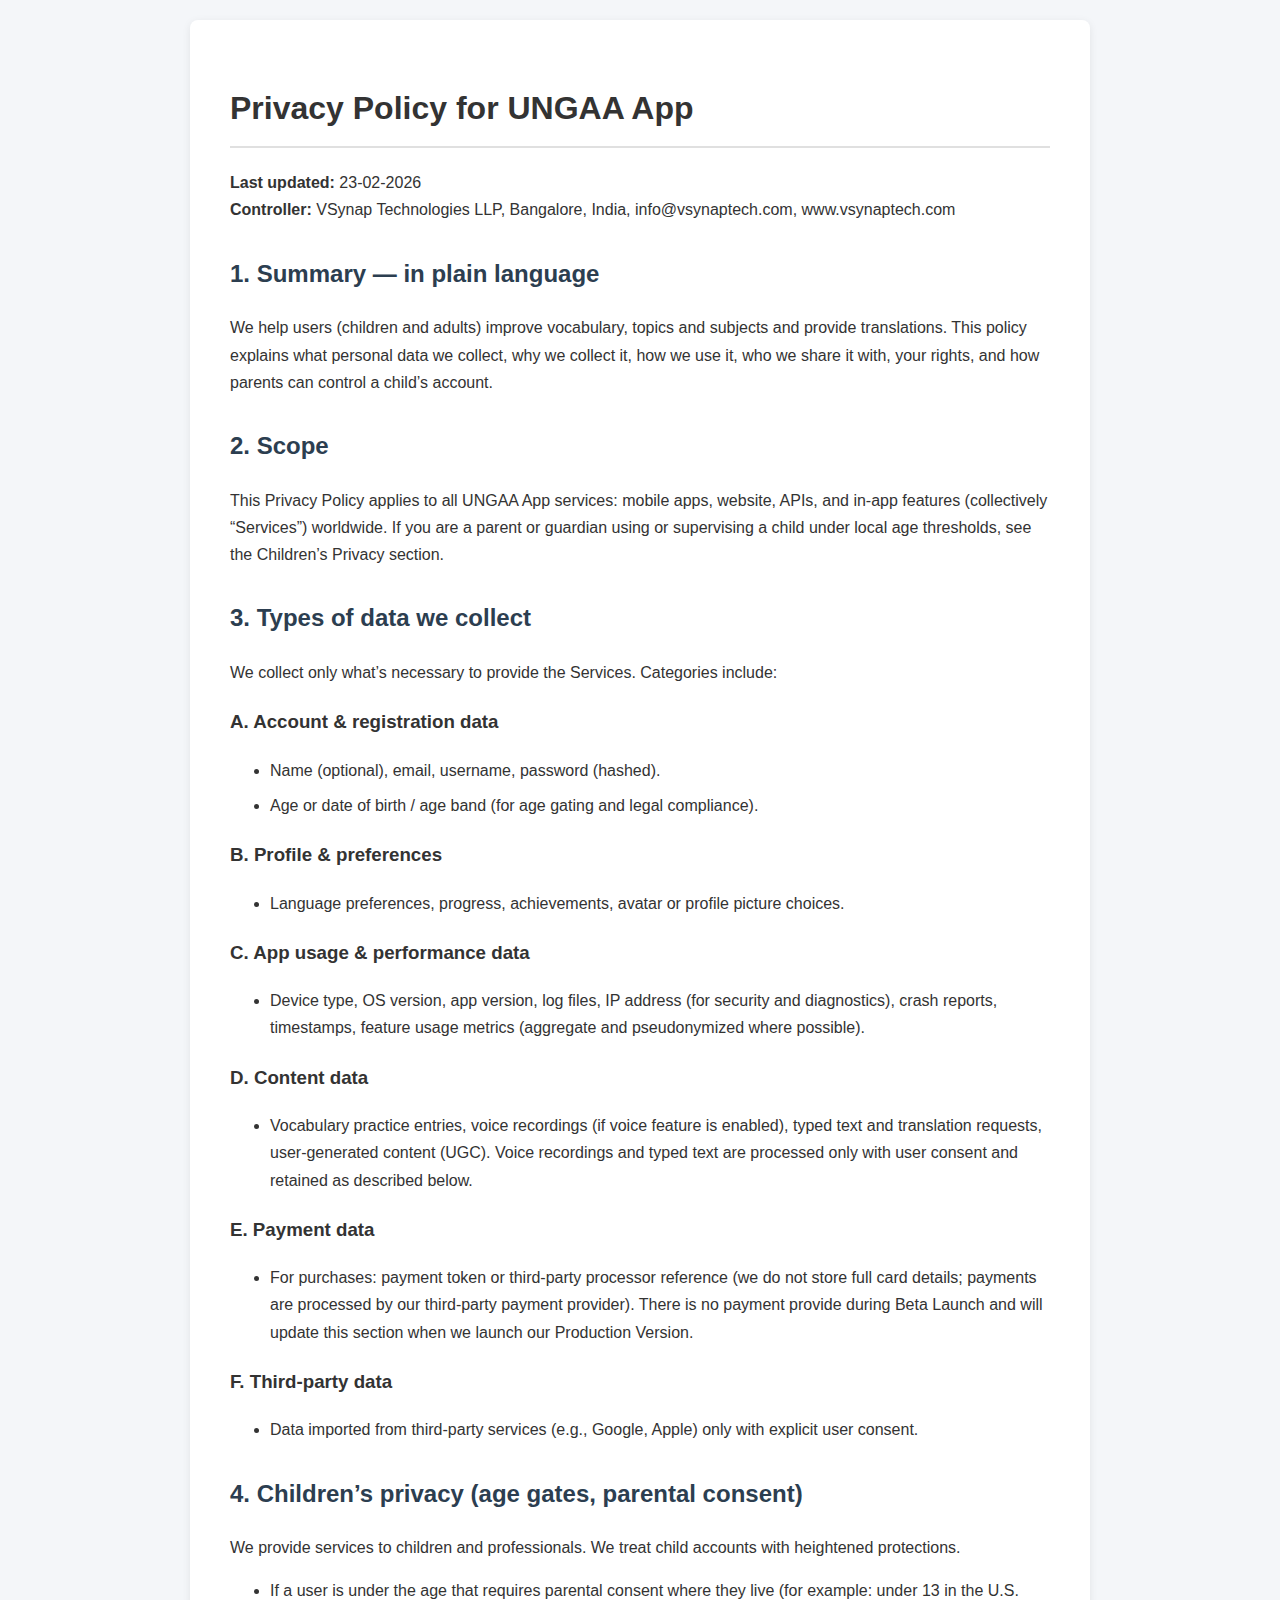
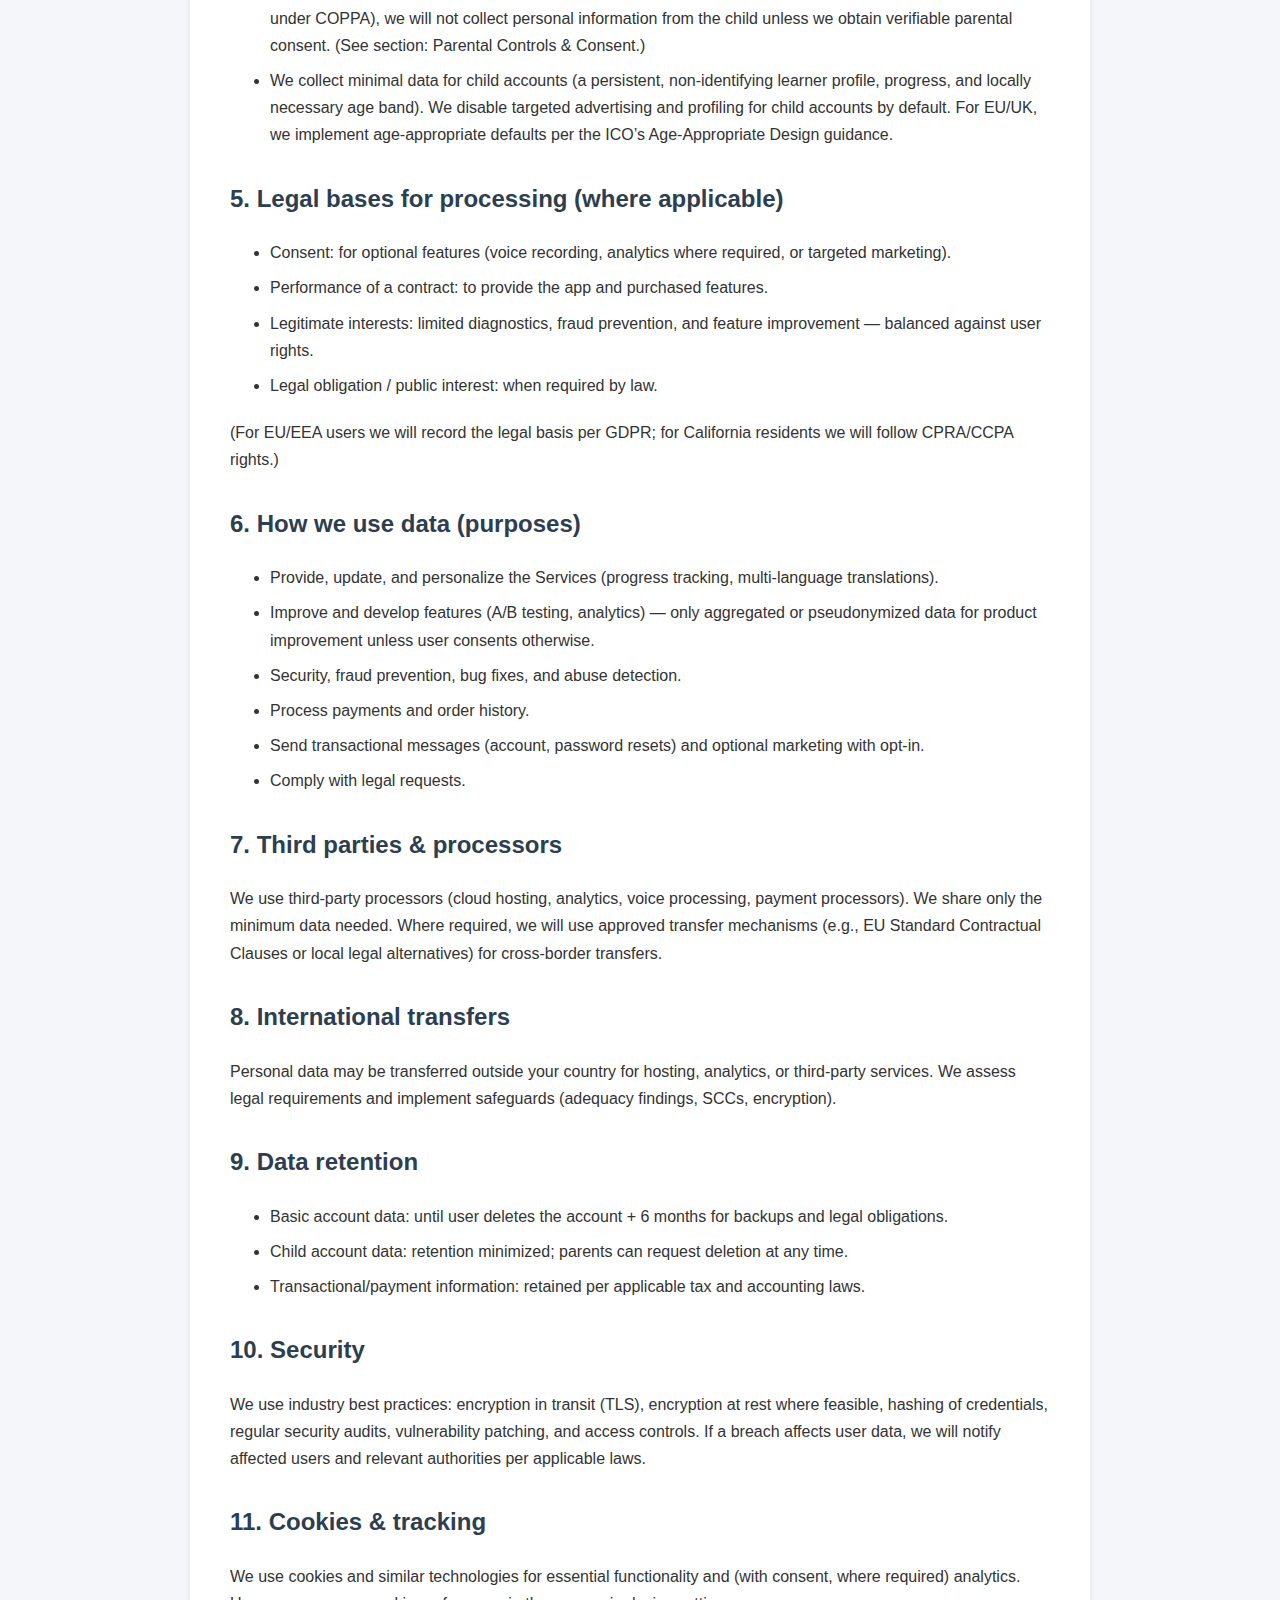
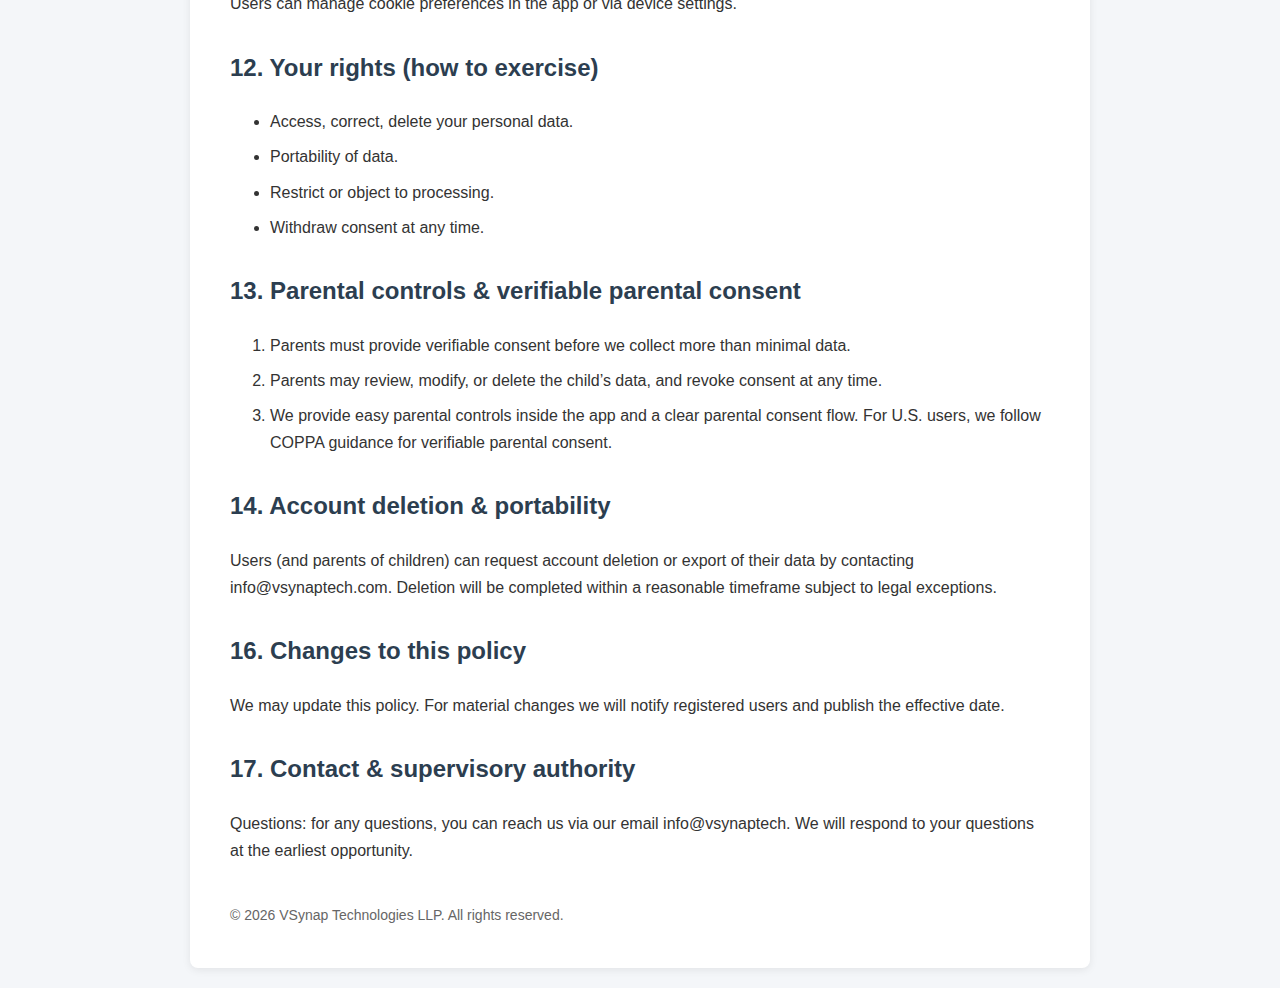
<file: privacyandpolicy.html>
<!DOCTYPE html>
<html lang="en">
<head>
<meta charset="UTF-8">
<meta name="viewport" content="width=device-width, initial-scale=1.0">
<title>Vsynap Technologies</title>

<style>
body {
    font-family: Arial, Helvetica, sans-serif;
    line-height: 1.7;
    max-width: 900px;
    margin: 0 auto;
    padding: 20px;
    background-color: #f4f6f9;
    color: #333;
}

.container {
    background: #ffffff;
    padding: 40px;
    border-radius: 8px;
    box-shadow: 0 2px 8px rgba(0,0,0,0.08);
}

h1 {
    border-bottom: 2px solid #e0e0e0;
    padding-bottom: 10px;
}

h2 {
    margin-top: 30px;
    color: #2c3e50;
}

h3 {
    margin-top: 20px;
}

ul, ol {
    margin-top: 10px;
    margin-bottom: 20px;
}

li {
    margin-bottom: 8px;
}

.footer {
    margin-top: 40px;
    font-size: 14px;
    color: #666;
}
</style>
</head>

<body>

<div class="container">

<h1>Privacy Policy for UNGAA App</h1>

<p><strong>Last updated:</strong> 23-02-2026<br>
<strong>Controller:</strong> VSynap Technologies LLP, Bangalore, India, info@vsynaptech.com, www.vsynaptech.com</p>

<h2>1. Summary — in plain language</h2>
<p>We help users (children and adults) improve vocabulary, topics and subjects and provide translations. This policy explains what personal data we collect, why we collect it, how we use it, who we share it with, your rights, and how parents can control a child’s account.</p>

<h2>2. Scope</h2>
<p>This Privacy Policy applies to all UNGAA App services: mobile apps, website, APIs, and in-app features (collectively “Services”) worldwide. If you are a parent or guardian using or supervising a child under local age thresholds, see the Children’s Privacy section.</p>

<h2>3. Types of data we collect</h2>
<p>We collect only what’s necessary to provide the Services. Categories include:</p>

<h3>A. Account & registration data</h3>
<ul>
<li>Name (optional), email, username, password (hashed).</li>
<li>Age or date of birth / age band (for age gating and legal compliance).</li>
</ul>

<h3>B. Profile & preferences</h3>
<ul>
<li>Language preferences, progress, achievements, avatar or profile picture choices.</li>
</ul>

<h3>C. App usage & performance data</h3>
<ul>
<li>Device type, OS version, app version, log files, IP address (for security and diagnostics), crash reports, timestamps, feature usage metrics (aggregate and pseudonymized where possible).</li>
</ul>

<h3>D. Content data</h3>
<ul>
<li>Vocabulary practice entries, voice recordings (if voice feature is enabled), typed text and translation requests, user-generated content (UGC). Voice recordings and typed text are processed only with user consent and retained as described below.</li>
</ul>

<h3>E. Payment data</h3>
<ul>
<li>For purchases: payment token or third-party processor reference (we do not store full card details; payments are processed by our third-party payment provider). There is no payment provide during Beta Launch and will update this section when we launch our Production Version.</li>
</ul>

<h3>F. Third-party data</h3>
<ul>
<li>Data imported from third-party services (e.g., Google, Apple) only with explicit user consent.</li>
</ul>

<h2>4. Children’s privacy (age gates, parental consent)</h2>
<p>We provide services to children and professionals. We treat child accounts with heightened protections.</p>

<ul>
<li>If a user is under the age that requires parental consent where they live (for example: under 13 in the U.S. under COPPA), we will not collect personal information from the child unless we obtain verifiable parental consent. (See section: Parental Controls & Consent.)</li>
<li>We collect minimal data for child accounts (a persistent, non-identifying learner profile, progress, and locally necessary age band). We disable targeted advertising and profiling for child accounts by default. For EU/UK, we implement age-appropriate defaults per the ICO’s Age-Appropriate Design guidance.</li>
</ul>

<h2>5. Legal bases for processing (where applicable)</h2>
<ul>
<li>Consent: for optional features (voice recording, analytics where required, or targeted marketing).</li>
<li>Performance of a contract: to provide the app and purchased features.</li>
<li>Legitimate interests: limited diagnostics, fraud prevention, and feature improvement — balanced against user rights.</li>
<li>Legal obligation / public interest: when required by law.</li>
</ul>

<p>(For EU/EEA users we will record the legal basis per GDPR; for California residents we will follow CPRA/CCPA rights.)</p>

<h2>6. How we use data (purposes)</h2>
<ul>
<li>Provide, update, and personalize the Services (progress tracking, multi-language translations).</li>
<li>Improve and develop features (A/B testing, analytics) — only aggregated or pseudonymized data for product improvement unless user consents otherwise.</li>
<li>Security, fraud prevention, bug fixes, and abuse detection.</li>
<li>Process payments and order history.</li>
<li>Send transactional messages (account, password resets) and optional marketing with opt-in.</li>
<li>Comply with legal requests.</li>
</ul>

<h2>7. Third parties & processors</h2>
<p>We use third-party processors (cloud hosting, analytics, voice processing, payment processors). We share only the minimum data needed. Where required, we will use approved transfer mechanisms (e.g., EU Standard Contractual Clauses or local legal alternatives) for cross-border transfers.</p>

<h2>8. International transfers</h2>
<p>Personal data may be transferred outside your country for hosting, analytics, or third-party services. We assess legal requirements and implement safeguards (adequacy findings, SCCs, encryption).</p>

<h2>9. Data retention</h2>
<ul>
<li>Basic account data: until user deletes the account + 6 months for backups and legal obligations.</li>
<li>Child account data: retention minimized; parents can request deletion at any time.</li>
<li>Transactional/payment information: retained per applicable tax and accounting laws.</li>
</ul>

<h2>10. Security</h2>
<p>We use industry best practices: encryption in transit (TLS), encryption at rest where feasible, hashing of credentials, regular security audits, vulnerability patching, and access controls. If a breach affects user data, we will notify affected users and relevant authorities per applicable laws.</p>

<h2>11. Cookies & tracking</h2>
<p>We use cookies and similar technologies for essential functionality and (with consent, where required) analytics. Users can manage cookie preferences in the app or via device settings.</p>

<h2>12. Your rights (how to exercise)</h2>
<ul>
<li>Access, correct, delete your personal data.</li>
<li>Portability of data.</li>
<li>Restrict or object to processing.</li>
<li>Withdraw consent at any time.</li>
</ul>

<h2>13. Parental controls & verifiable parental consent</h2>
<ol>
<li>Parents must provide verifiable consent before we collect more than minimal data.</li>
<li>Parents may review, modify, or delete the child’s data, and revoke consent at any time.</li>
<li>We provide easy parental controls inside the app and a clear parental consent flow. For U.S. users, we follow COPPA guidance for verifiable parental consent.</li>
</ol>

<h2>14. Account deletion & portability</h2>
<p>Users (and parents of children) can request account deletion or export of their data by contacting info@vsynaptech.com. Deletion will be completed within a reasonable timeframe subject to legal exceptions.</p>

<h2>16. Changes to this policy</h2>
<p>We may update this policy. For material changes we will notify registered users and publish the effective date.</p>

<h2>17. Contact & supervisory authority</h2>
<p>Questions: for any questions, you can reach us via our email info@vsynaptech. We will respond to your questions at the earliest opportunity.</p>

<div class="footer">
© 2026 VSynap Technologies LLP. All rights reserved.
</div>

</div>

</body>
</html>
</file>
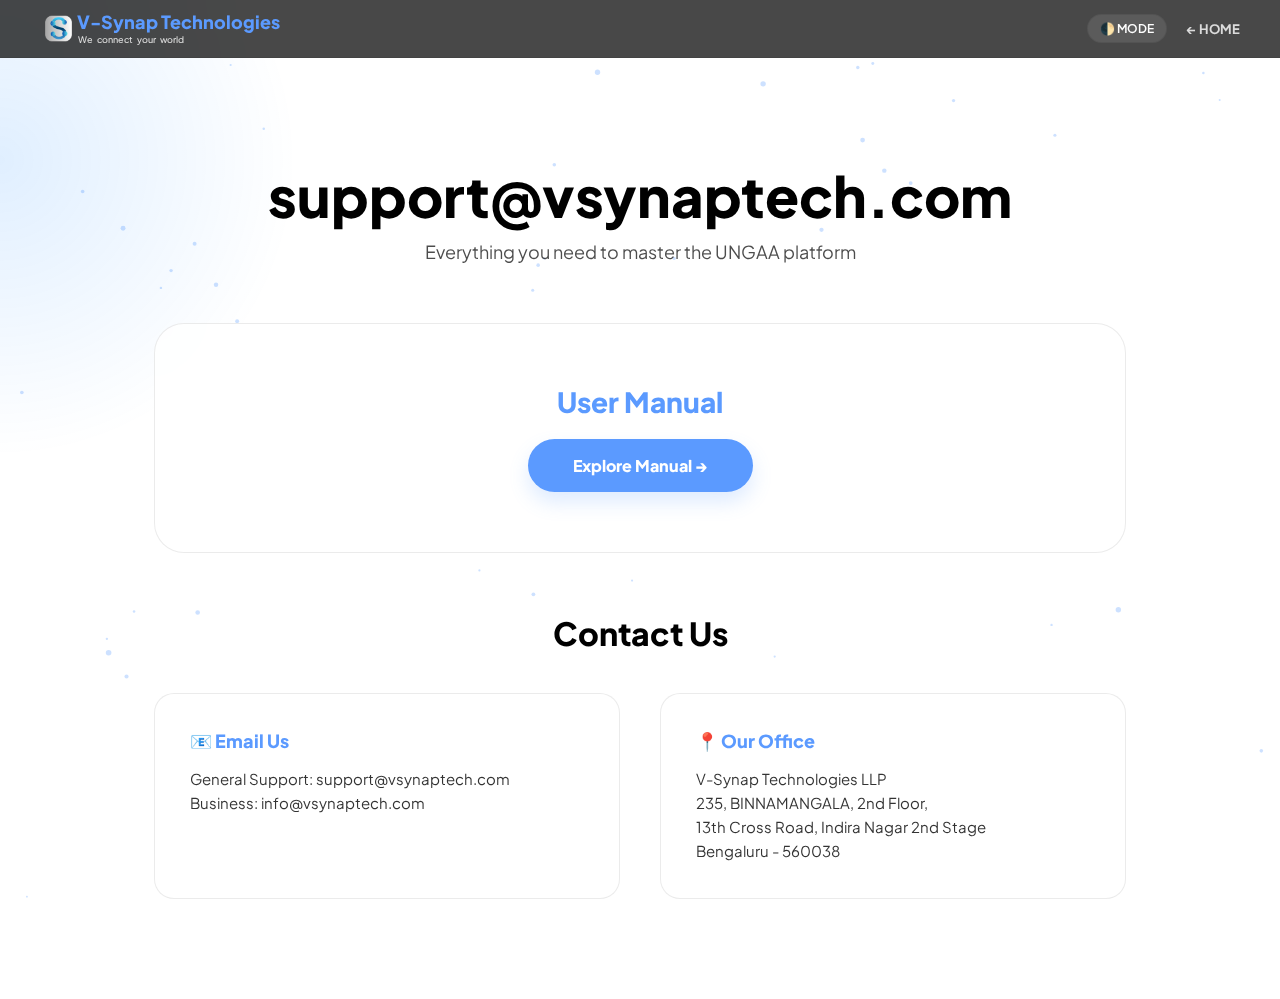
<file: support.html>
<!DOCTYPE html>
<html lang="en">
<head>
    <meta charset="UTF-8">
    <meta name="viewport" content="width=device-width, initial-scale=1.0">
    <title>UNGAA | Support </title>
    <link rel="icon" href="s.png">
    <link rel="preconnect" href="https://fonts.googleapis.com">
    <link rel="preconnect" href="https://fonts.gstatic.com" crossorigin>
    <link href="https://fonts.googleapis.com/css2?family=Plus+Jakarta+Sans:wght@400;600;800&display=swap" rel="stylesheet">

    <style>
    :root {
        --primary: #5b9aff; 
        --bg: #ffffff; 
        --text: #000000; 
        --header-bg: rgba(0, 0, 0, 0.719); 
        --card-bg: rgba(255, 255, 255, 0.7);
        --glass-border: rgba(0, 0, 0, 0.08); 
        --glow-color: rgba(0, 122, 255, 0.12);
        --transition: all 0.5s cubic-bezier(0.16, 1, 0.3, 1);
        --btn-text: #ffffff;
    }

    body.dark-mode {
        --primary: #5b9aff; 
        --bg: #050505; 
        --text: #ffffff; 
        --header-bg: rgba(0, 0, 0, 0.8); 
        --card-bg: rgba(255, 255, 255, 0.04);
        --glass-border: rgba(255, 255, 255, 0.1); 
        --glow-color: rgba(0, 122, 255, 0.15);
        --btn-text: #000000;
    }

    * { margin: 0; padding: 0; box-sizing: border-box; font-family: 'Plus Jakarta Sans', sans-serif; }
    body { background: var(--bg); color: var(--text); overflow-x: hidden; transition: all 0.5s cubic-bezier(0.16, 1, 0.3, 1); }

    #antigravityCanvas { position: fixed; top: 0; left: 0; width: 100%; height: 100%; z-index: -1; pointer-events: none; }
    #glow { position: fixed; width: 600px; height: 600px; background: radial-gradient(circle, var(--glow-color) 0%, transparent 70%); border-radius: 50%; pointer-events: none; z-index: 0; transform: translate(-50%, -50%); transition: 0.1s linear; }

    header {
        position: fixed; top: 0; left: 0; width: 100%; padding: 10px 40px; 
        background: var(--header-bg); backdrop-filter: blur(25px); 
        -webkit-backdrop-filter: blur(25px);
        border-bottom: 1px solid var(--glass-border); 
        display: flex; justify-content: space-between; align-items: center; z-index: 1000;
    }

    .header-left { display: flex; align-items: center; gap: 0px; }
    .logo-img { width: 37px; display: block; }
    .company-info { display: flex; flex-direction: column; align-items: center; text-align: center; }
    .company-name { font-size: 18px; font-weight: 800; color: var(--primary); line-height: 1.1; white-space: nowrap; }
    .tagline { font-size: 9px; font-weight: 500; color: #ffffff; opacity: 0.8; white-space: nowrap; margin-top: 2px; margin-right: 95px; }

    .header-right { display: flex; align-items: center; gap: 20px; }

    .theme-toggle {
        background: rgba(255, 255, 255, 0.1); border: 1px solid var(--glass-border); color: #fff;
        padding: 6px 12px; border-radius: 20px; cursor: pointer; font-size: 12px; font-weight: 600; transition: 0.3s;
    }
    .theme-toggle:hover { background: var(--primary); color: #000; }

    .support-container { max-width: 1100px; margin: 160px auto 100px; padding: 0 5%; position: relative; z-index: 2; }
    .support-header { text-align: center; margin-bottom: 60px; }
    .support-header h1 { font-size: clamp(32px, 5vw, 56px); font-weight: 800; margin-bottom: 10px; }
    .support-header p { opacity: 0.7; font-size: 18px; }

    .manual-section { 
        background: var(--card-bg); border: 1px solid var(--glass-border); 
        border-radius: 30px; padding: 60px 40px; margin-bottom: 60px;
        backdrop-filter: blur(20px); text-align: center;
    }
    .manual-title { font-size: 28px; font-weight: 800; color: var(--primary); margin-bottom: 20px; }
    
    .explore-btn {
        display: inline-block; padding: 16px 45px; border-radius: 50px;
        background: var(--primary); color: var(--btn-text); font-weight: 800;
        text-decoration: none; transition: var(--transition); font-size: 16px;
        box-shadow: 0 10px 20px rgba(91, 154, 255, 0.2);
    }
    .explore-btn:hover { transform: translateY(-3px); box-shadow: 0 15px 30px rgba(91, 154, 255, 0.4); }

    .contact-title { font-size: 32px; font-weight: 800; text-align: center; margin-bottom: 40px; }
    .contact-layout { display: grid; grid-template-columns: 1fr 1fr; gap: 40px; }
    .info-card { 
        background: var(--card-bg); border: 1px solid var(--glass-border); 
        padding: 35px; border-radius: 20px; backdrop-filter: blur(20px); transition: var(--transition);
    }
    .info-card h4 { font-size: 18px; font-weight: 800; margin-bottom: 15px; color: var(--primary); }
    .info-card p { font-size: 15px; opacity: 0.8; line-height: 1.6; }

    @media (max-width: 900px) { .contact-layout { grid-template-columns: 1fr; } }
    @media (max-width: 768px) {
        header { padding: 10px 15px; }
        .company-name { font-size: 14px; margin-right: 30px; }
        .support-container { margin-top: 120px; }
    }
    </style>
</head>
<body>

<canvas id="antigravityCanvas"></canvas>
<div id="glow"></div>

<header>
    <div class="header-left">
        <img src="logo.png" alt="Logo" class="logo-img">
        <div class="company-info">
            <div class="company-name">V-Synap Technologies</div>
            <div class="tagline">We &nbsp;connect &nbsp;your &nbsp;world</div>
        </div>
    </div>
    <div class="header-right">
        <button class="theme-toggle" id="themeToggle">🌓 MODE</button>
        <a href="index.html" style="text-decoration: none; color: #fff; font-weight: 700; font-size: 13px; opacity: 0.8;">← HOME</a>
    </div>
</header>

<div class="support-container">
    <div class="support-header">
        <h1>support@vsynaptech.com</h1>
        <p>Everything you need to master the UNGAA platform</p>
    </div>

    <div class="manual-section">
        <h2 class="manual-title">User Manual</h2>
        <a href="more.html" class="explore-btn">Explore Manual →</a>
    </div>

    <h2 class="contact-title">Contact Us</h2>
    <div class="contact-layout">
        <div class="info-card">
            <h4>📧 Email Us</h4>
            <p>General Support: support@vsynaptech.com <br>Business: info@vsynaptech.com </p>
        </div>
        <div class="info-card">
            <h4>📍 Our Office</h4>
            <p>V-Synap Technologies LLP<br>235, BINNAMANGALA, 2nd Floor,<br> 13th Cross Road, Indira Nagar 2nd Stage<br>Bengaluru - 560038</p>
        </div>
    </div>
</div>

<script>
/* --- THEME SYNC LOGIC --- */
const themeToggle = document.getElementById('themeToggle');
const body = document.body;

/* --- THEME SYNC FOR SUBPAGES --- */
const savedTheme = localStorage.getItem('ungaa-theme');
if (savedTheme === 'dark') {
    document.body.classList.add('Dark-mode');
    // If these pages have the theme toggle button too, update it here:
    const themeBtn = document.getElementById('themeToggle');
    if(themeBtn) themeBtn.innerText = "Theme"; 
}

themeToggle.addEventListener('click', () => {
    body.classList.toggle('dark-mode');
    const currentTheme = body.classList.contains('dark-mode') ? 'dark' : 'light';
    localStorage.setItem('ungaa-theme', currentTheme);
});

/* --- ANIMATIONS --- */
const aniCanvas = document.getElementById('antigravityCanvas');
const aniCtx = aniCanvas.getContext('2d');
let particles = [];
function initAni() {
    aniCanvas.width = window.innerWidth; aniCanvas.height = window.innerHeight;
    particles = []; for (let i = 0; i < 70; i++) {
        particles.push({
            x: Math.random() * aniCanvas.width, y: Math.random() * aniCanvas.height,
            vx: (Math.random() - 0.5) * 0.4, vy: (Math.random() - 0.5) * 0.4, size: Math.random() * 2 + 0.8
        });
    }
}
function runAni() {
    aniCtx.clearRect(0, 0, aniCanvas.width, aniCanvas.height);
    const primaryColor = getComputedStyle(document.documentElement).getPropertyValue('--primary').trim();
    particles.forEach(p => {
        p.x += p.vx; p.y += p.vy;
        if (p.x > aniCanvas.width) p.x = 0; else if (p.x < 0) p.x = aniCanvas.width;
        if (p.y > aniCanvas.height) p.y = 0; else if (p.y < 0) p.y = aniCanvas.height;
        aniCtx.beginPath(); aniCtx.arc(p.x, p.y, p.size, 0, Math.PI * 2);
        aniCtx.fillStyle = primaryColor; aniCtx.globalAlpha = 0.3; aniCtx.fill();
    });
    requestAnimationFrame(runAni);
}
window.addEventListener('resize', initAni);
initAni(); runAni();
const glow = document.getElementById('glow');
window.onmousemove = (e) => { glow.style.left = e.clientX + 'px'; glow.style.top = e.clientY + 'px'; };
</script>

</body>
</html>
</file>
